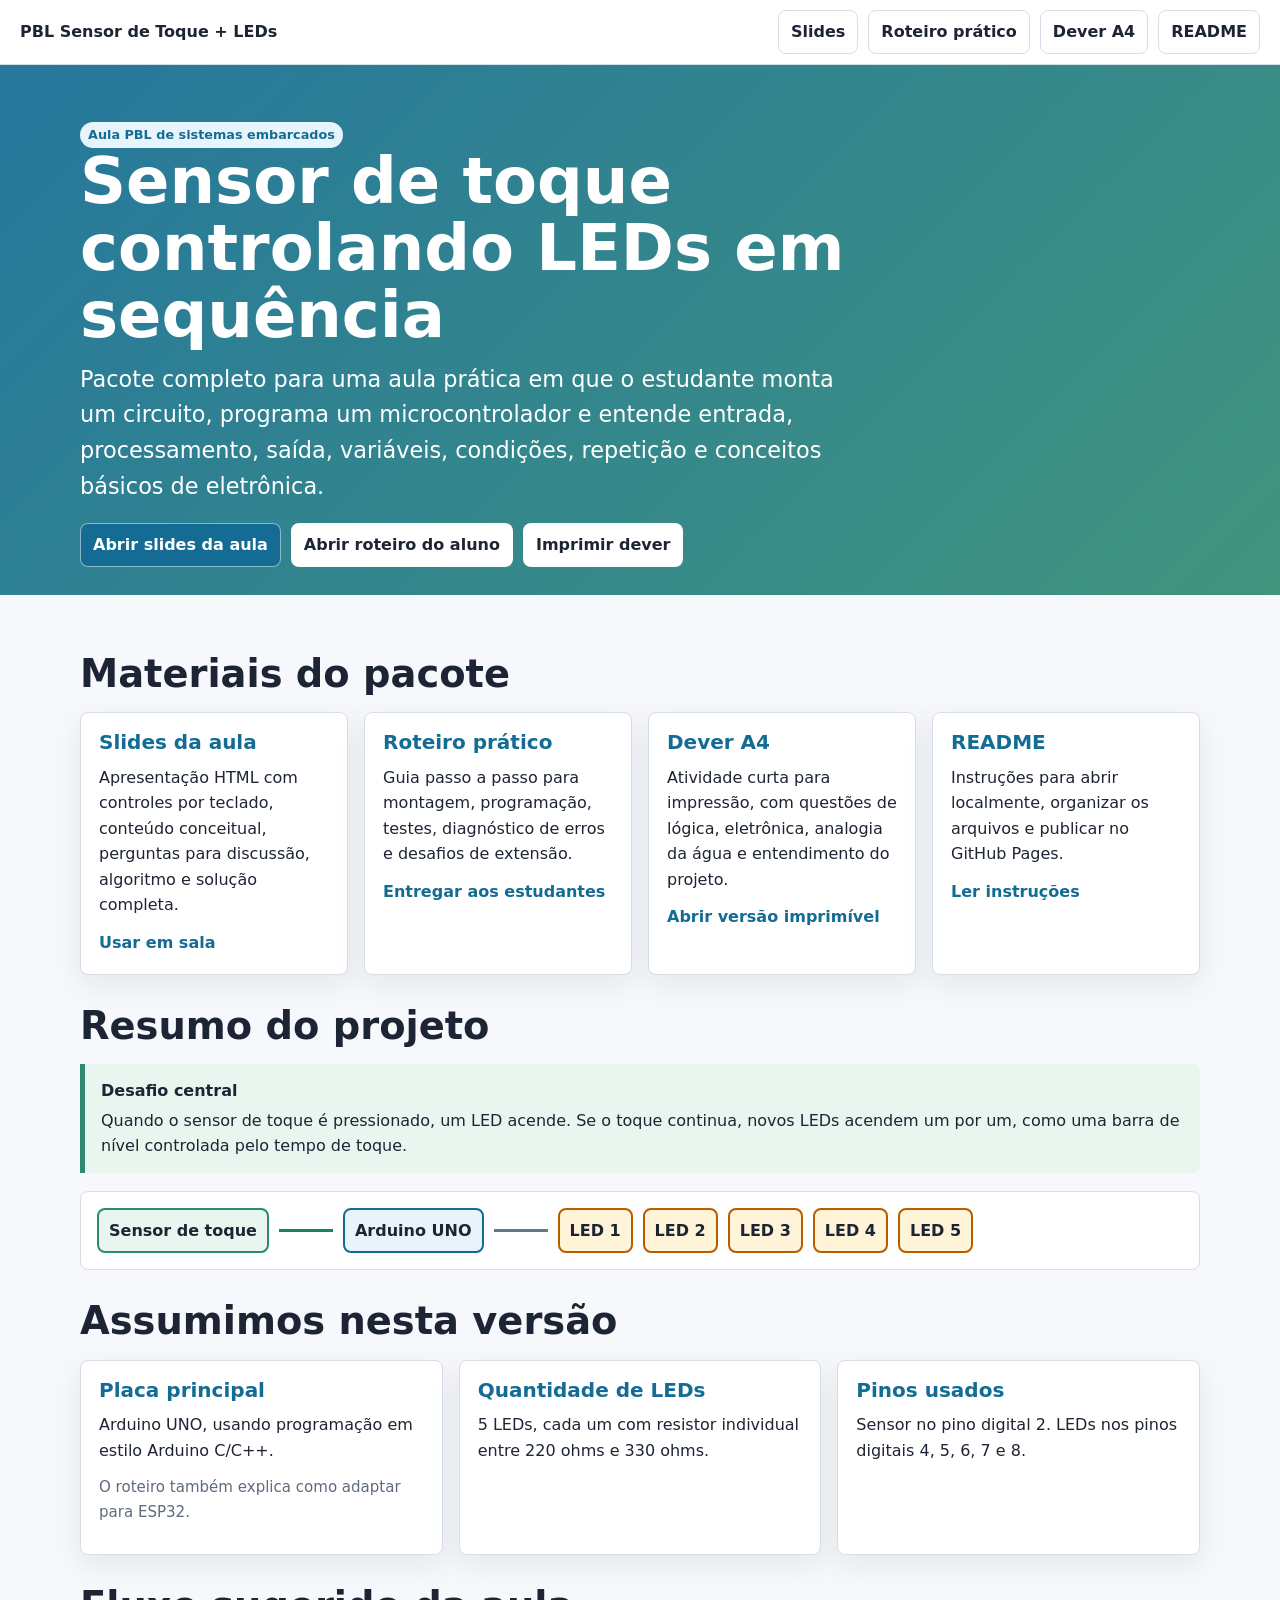
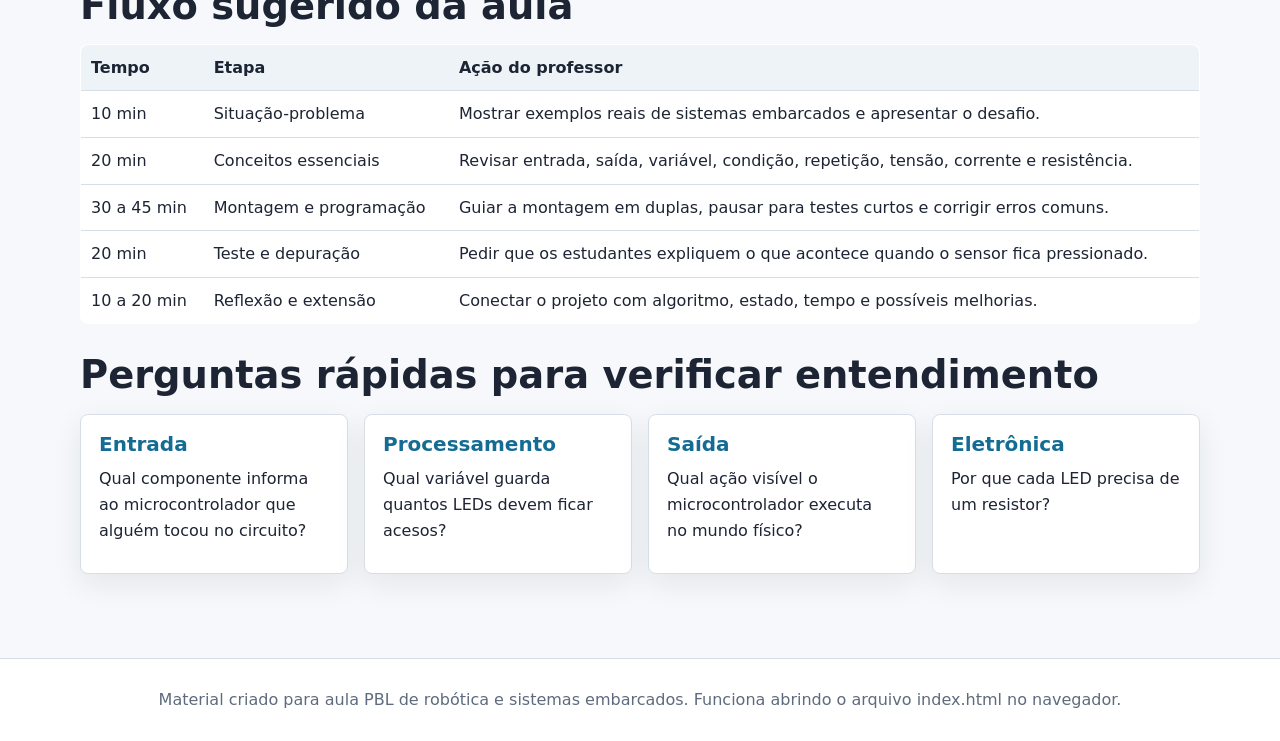
<file: index.html>
<!doctype html>
<html lang="pt-BR">
<head>
  <meta charset="utf-8">
  <meta name="viewport" content="width=device-width, initial-scale=1">
  <title>PBL Sensor de Toque e LEDs Sequenciais</title>
  <link rel="stylesheet" href="css/styles.css">
</head>
<body>
  <header class="topbar">
    <a class="brand" href="index.html">PBL Sensor de Toque + LEDs</a>
    <nav class="navlinks" aria-label="Navegação principal">
      <a href="aula-slides.html">Slides</a>
      <a href="roteiro-pratico.html">Roteiro prático</a>
      <a href="dever-a4.html">Dever A4</a>
      <a href="README.md">README</a>
    </nav>
  </header>

  <main>
    <section class="hero">
      <div class="hero-inner">
        <span class="badge">Aula PBL de sistemas embarcados</span>
        <h1>Sensor de toque controlando LEDs em sequência</h1>
        <p>Pacote completo para uma aula prática em que o estudante monta um circuito, programa um microcontrolador e entende entrada, processamento, saída, variáveis, condições, repetição e conceitos básicos de eletrônica.</p>
        <div class="hero-actions">
          <a class="button primary" href="aula-slides.html">Abrir slides da aula</a>
          <a class="button" href="roteiro-pratico.html">Abrir roteiro do aluno</a>
          <a class="button" href="dever-a4.html">Imprimir dever</a>
        </div>
      </div>
    </section>

    <div class="container">
      <section class="section">
        <h2>Materiais do pacote</h2>
        <div class="grid">
          <article class="card">
            <h3>Slides da aula</h3>
            <p>Apresentação HTML com controles por teclado, conteúdo conceitual, perguntas para discussão, algoritmo e solução completa.</p>
            <a href="aula-slides.html">Usar em sala</a>
          </article>
          <article class="card">
            <h3>Roteiro prático</h3>
            <p>Guia passo a passo para montagem, programação, testes, diagnóstico de erros e desafios de extensão.</p>
            <a href="roteiro-pratico.html">Entregar aos estudantes</a>
          </article>
          <article class="card">
            <h3>Dever A4</h3>
            <p>Atividade curta para impressão, com questões de lógica, eletrônica, analogia da água e entendimento do projeto.</p>
            <a href="dever-a4.html">Abrir versão imprimível</a>
          </article>
          <article class="card">
            <h3>README</h3>
            <p>Instruções para abrir localmente, organizar os arquivos e publicar no GitHub Pages.</p>
            <a href="README.md">Ler instruções</a>
          </article>
        </div>
      </section>

      <section class="section">
        <h2>Resumo do projeto</h2>
        <div class="callout key">
          <strong>Desafio central</strong>
          Quando o sensor de toque é pressionado, um LED acende. Se o toque continua, novos LEDs acendem um por um, como uma barra de nível controlada pelo tempo de toque.
        </div>
        <div class="diagram" aria-label="Resumo visual do sistema">
          <div class="circuit-row">
            <span class="block sensor">Sensor de toque</span>
            <span class="wire green"></span>
            <span class="block">Arduino UNO</span>
            <span class="wire"></span>
            <span class="block led">LED 1</span>
            <span class="block led">LED 2</span>
            <span class="block led">LED 3</span>
            <span class="block led">LED 4</span>
            <span class="block led">LED 5</span>
          </div>
        </div>
      </section>

      <section class="section">
        <h2>Assumimos nesta versão</h2>
        <div class="grid">
          <div class="card">
            <h3>Placa principal</h3>
            <p>Arduino UNO, usando programação em estilo Arduino C/C++.</p>
            <p class="mini">O roteiro também explica como adaptar para ESP32.</p>
          </div>
          <div class="card">
            <h3>Quantidade de LEDs</h3>
            <p>5 LEDs, cada um com resistor individual entre 220 ohms e 330 ohms.</p>
          </div>
          <div class="card">
            <h3>Pinos usados</h3>
            <p>Sensor no pino digital 2. LEDs nos pinos digitais 4, 5, 6, 7 e 8.</p>
          </div>
        </div>
      </section>

      <section class="section">
        <h2>Fluxo sugerido da aula</h2>
        <table>
          <thead>
            <tr>
              <th>Tempo</th>
              <th>Etapa</th>
              <th>Ação do professor</th>
            </tr>
          </thead>
          <tbody>
            <tr>
              <td>10 min</td>
              <td>Situação-problema</td>
              <td>Mostrar exemplos reais de sistemas embarcados e apresentar o desafio.</td>
            </tr>
            <tr>
              <td>20 min</td>
              <td>Conceitos essenciais</td>
              <td>Revisar entrada, saída, variável, condição, repetição, tensão, corrente e resistência.</td>
            </tr>
            <tr>
              <td>30 a 45 min</td>
              <td>Montagem e programação</td>
              <td>Guiar a montagem em duplas, pausar para testes curtos e corrigir erros comuns.</td>
            </tr>
            <tr>
              <td>20 min</td>
              <td>Teste e depuração</td>
              <td>Pedir que os estudantes expliquem o que acontece quando o sensor fica pressionado.</td>
            </tr>
            <tr>
              <td>10 a 20 min</td>
              <td>Reflexão e extensão</td>
              <td>Conectar o projeto com algoritmo, estado, tempo e possíveis melhorias.</td>
            </tr>
          </tbody>
        </table>
      </section>

      <section class="section">
        <h2>Perguntas rápidas para verificar entendimento</h2>
        <div class="grid">
          <div class="card">
            <h3>Entrada</h3>
            <p>Qual componente informa ao microcontrolador que alguém tocou no circuito?</p>
          </div>
          <div class="card">
            <h3>Processamento</h3>
            <p>Qual variável guarda quantos LEDs devem ficar acesos?</p>
          </div>
          <div class="card">
            <h3>Saída</h3>
            <p>Qual ação visível o microcontrolador executa no mundo físico?</p>
          </div>
          <div class="card">
            <h3>Eletrônica</h3>
            <p>Por que cada LED precisa de um resistor?</p>
          </div>
        </div>
      </section>
    </div>
  </main>

  <footer class="footer">
    Material criado para aula PBL de robótica e sistemas embarcados. Funciona abrindo o arquivo index.html no navegador.
  </footer>

  <script src="js/main.js"></script>
</body>
</html>
</file>
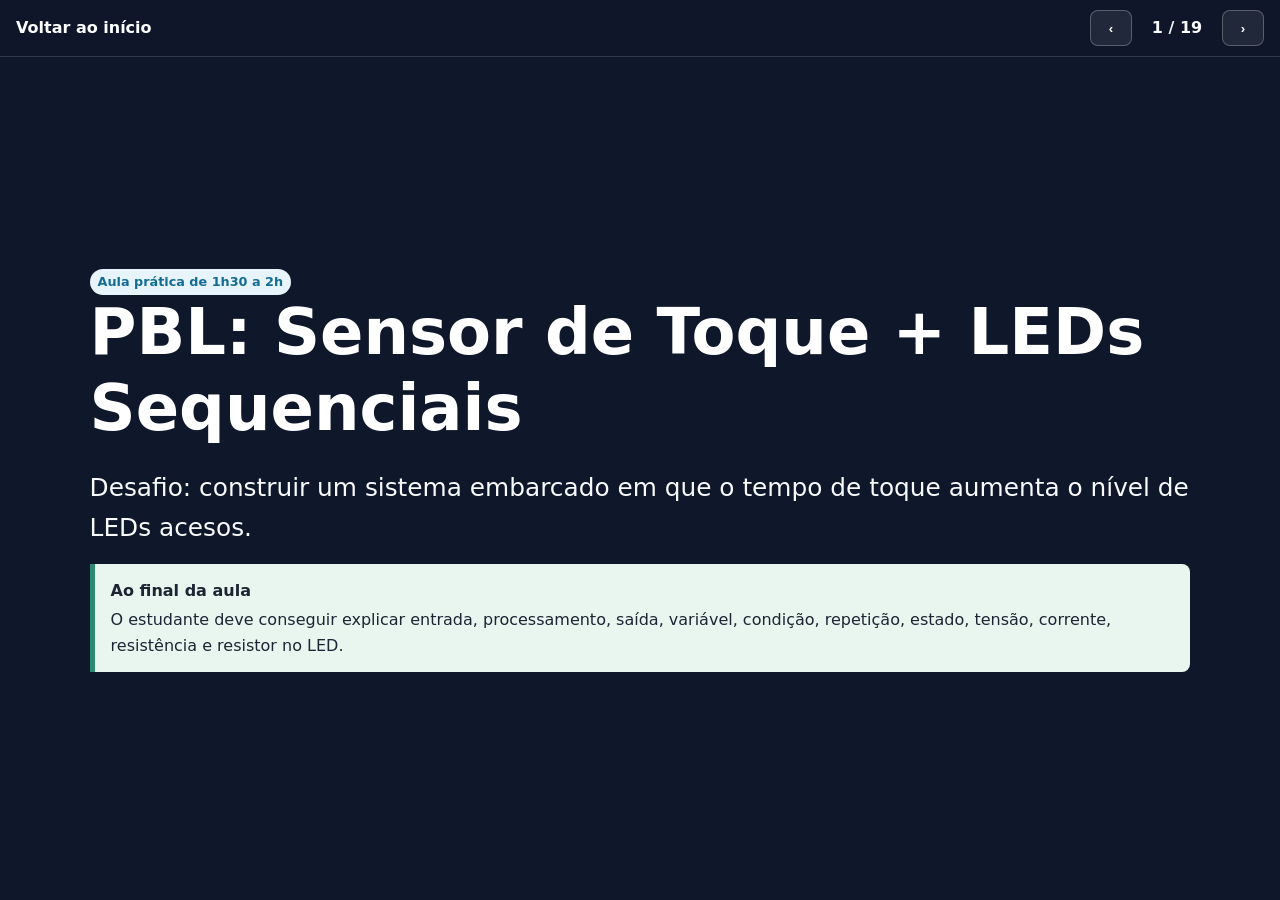
<file: aula-slides.html>
<!doctype html>
<html lang="pt-BR">
<head>
  <meta charset="utf-8">
  <meta name="viewport" content="width=device-width, initial-scale=1">
  <title>Aula PBL - Slides</title>
  <link rel="stylesheet" href="css/styles.css">
</head>
<body class="slide-shell">
  <header class="slide-topbar">
    <a href="index.html">Voltar ao início</a>
    <div class="slide-controls" aria-label="Controles dos slides">
      <button type="button" data-slide-prev aria-label="Slide anterior">‹</button>
      <span class="slide-counter" data-slide-counter>1 / 1</span>
      <button type="button" data-slide-next aria-label="Próximo slide">›</button>
    </div>
  </header>

  <main class="slides">
    <section class="slide active" data-title="PBL Sensor de Toque + LEDs Sequenciais">
      <div>
        <span class="badge">Aula prática de 1h30 a 2h</span>
        <h1>PBL: Sensor de Toque + LEDs Sequenciais</h1>
        <p>Desafio: construir um sistema embarcado em que o tempo de toque aumenta o nível de LEDs acesos.</p>
        <div class="callout key">
          <strong>Ao final da aula</strong>
          O estudante deve conseguir explicar entrada, processamento, saída, variável, condição, repetição, estado, tensão, corrente, resistência e resistor no LED.
        </div>
      </div>
    </section>

    <section class="slide" data-title="Situação-problema">
      <div>
        <h2>Situação-problema</h2>
        <p>Um sistema embarcado é um pequeno computador dentro de um objeto maior. Ele lê sinais, toma decisões e controla alguma saída.</p>
        <div class="slide-grid">
          <div class="slide-card">Botão de elevador</div>
          <div class="slide-card">Micro-ondas</div>
          <div class="slide-card">Teclado</div>
          <div class="slide-card">Painel de alarme</div>
          <div class="slide-card">Lâmpada inteligente</div>
        </div>
        <div class="callout test">
          <strong>Pausa para discussão</strong>
          Onde há entrada, processamento e saída em cada exemplo?
        </div>
      </div>
    </section>

    <section class="slide" data-title="Desafio do projeto">
      <div>
        <h2>Desafio do projeto</h2>
        <ul>
          <li>Ao tocar no sensor, o primeiro LED acende.</li>
          <li>Se o toque continua, os LEDs acendem em sequência.</li>
          <li>Os LEDs funcionam como uma barra de nível.</li>
          <li>Ao soltar o sensor, nesta versão, o nível volta para zero.</li>
        </ul>
        <div class="diagram">
          <div class="circuit-row">
            <span class="block sensor">Toque</span>
            <span class="wire green"></span>
            <span class="block">Decisão</span>
            <span class="wire"></span>
            <span class="block led">●</span>
            <span class="block led">●</span>
            <span class="block led">●</span>
            <span class="block led">○</span>
            <span class="block led">○</span>
          </div>
        </div>
      </div>
    </section>

    <section class="slide" data-title="Componentes">
      <div>
        <h2>Componentes</h2>
        <div class="slide-grid small-text">
          <div class="slide-card"><h3>Microcontrolador</h3><p>Pequeno computador que executa o programa.</p></div>
          <div class="slide-card"><h3>Sensor de toque</h3><p>Entrada digital que muda de sinal quando tocamos.</p></div>
          <div class="slide-card"><h3>LED</h3><p>Componente que emite luz quando passa corrente no sentido correto.</p></div>
          <div class="slide-card"><h3>Resistor</h3><p>Componente que limita a corrente para proteger o LED.</p></div>
          <div class="slide-card"><h3>Jumpers</h3><p>Fios usados para fazer conexões.</p></div>
          <div class="slide-card"><h3>Protoboard</h3><p>Base para montar circuito sem solda.</p></div>
          <div class="slide-card"><h3>Cabo USB</h3><p>Leva energia e envia o programa para a placa.</p></div>
          <div class="slide-card"><h3>IDE Arduino</h3><p>Programa no computador usado para escrever e enviar o código.</p></div>
        </div>
      </div>
    </section>

    <section class="slide" data-title="Eletrônica básica">
      <div>
        <h2>Eletrônica básica</h2>
        <div class="slide-grid">
          <div class="slide-card"><h3>Tensão</h3><p>Diferença de potencial elétrico. Ajuda a empurrar a corrente.</p></div>
          <div class="slide-card"><h3>Corrente</h3><p>Fluxo de cargas elétricas passando pelo circuito.</p></div>
          <div class="slide-card"><h3>Resistência</h3><p>Dificuldade para a corrente passar.</p></div>
        </div>
        <div class="callout warn">
          <strong>Atenção</strong>
          O LED precisa de resistor. Sem resistor, a corrente pode ficar alta demais e queimar o LED ou danificar a placa.
        </div>
        <p class="small-text">VCC é alimentação. GND é a referência comum do circuito. Sinal é a informação que entra ou sai por um pino.</p>
      </div>
    </section>

    <section class="slide" data-title="Analogia da água">
      <div>
        <h2>Analogia da água</h2>
        <div class="slide-grid">
          <div class="slide-card"><h3>Tensão</h3><p>Como a pressão da água.</p></div>
          <div class="slide-card"><h3>Corrente</h3><p>Como a quantidade de água fluindo.</p></div>
          <div class="slide-card"><h3>Resistência</h3><p>Como um cano mais estreito.</p></div>
          <div class="slide-card"><h3>Resistor</h3><p>Limita o fluxo para o LED não receber corrente demais.</p></div>
        </div>
        <div class="callout key">
          <strong>Conceito-chave</strong>
          O resistor não é enfeite. Ele controla o quanto de corrente passa pelo LED.
        </div>
      </div>
    </section>

    <section class="slide" data-title="Programação básica">
      <div>
        <h2>Programação básica</h2>
        <p>Um programa é uma receita com instruções exatas. O computador não adivinha intenção: ele segue o que foi escrito.</p>
        <div class="slide-grid">
          <div class="slide-card"><h3>Entrada</h3><p>Informação que entra: sensor de toque.</p></div>
          <div class="slide-card"><h3>Processamento</h3><p>Decisão feita pelo código: aumentar ou zerar o nível.</p></div>
          <div class="slide-card"><h3>Saída</h3><p>Ação no mundo físico: acender LEDs.</p></div>
        </div>
        <p class="small-text">No Arduino, a função <code>loop()</code> repete para sempre enquanto a placa está ligada.</p>
      </div>
    </section>

    <section class="slide" data-title="Variáveis">
      <div>
        <h2>Variáveis</h2>
        <p>Uma variável é como uma caixa com etiqueta. Ela guarda um valor que o programa usa.</p>
        <pre><code>int nivelAtual = 0;
int estadoSensor = LOW;
unsigned long ultimoTempo = 0;</code></pre>
        <div class="callout key">
          <strong>Exemplo no projeto</strong>
          <code>nivelAtual</code> guarda quantos LEDs devem estar acesos neste momento.
        </div>
      </div>
    </section>

    <section class="slide" data-title="Condições">
      <div>
        <h2>Condições</h2>
        <p><code>if</code> significa “se”. <code>else</code> significa “senão”. É uma decisão.</p>
        <pre><code>if (estadoSensor == HIGH) {
  // sensor pressionado
} else {
  // sensor solto
}</code></pre>
        <div class="callout warn">
          <strong>Erro comum</strong>
          O computador não entende “mais ou menos”. A comparação precisa resultar em verdadeiro ou falso.
        </div>
      </div>
    </section>

    <section class="slide" data-title="Repetição">
      <div>
        <h2>Repetição</h2>
        <div class="slide-grid">
          <div class="slide-card">
            <h3>for</h3>
            <p>Usamos quando sabemos quantas vezes queremos repetir.</p>
            <pre><code>for (int i = 0; i < 5; i++) {
  // repete 5 vezes
}</code></pre>
          </div>
          <div class="slide-card">
            <h3>while</h3>
            <p>Usamos quando queremos repetir enquanto algo for verdadeiro.</p>
            <pre><code>while (sensorPressionado) {
  // repete enquanto for verdade
}</code></pre>
          </div>
        </div>
      </div>
    </section>

    <section class="slide" data-title="Entrada e saída digital">
      <div>
        <h2>Entrada e saída digital</h2>
        <div class="slide-grid">
          <div class="slide-card"><h3><code>digitalRead</code></h3><p>Lê um pino digital. Resultado: <code>HIGH</code> ou <code>LOW</code>.</p></div>
          <div class="slide-card"><h3><code>digitalWrite</code></h3><p>Escreve em um pino digital. Liga ou desliga uma saída.</p></div>
          <div class="slide-card"><h3><code>HIGH</code></h3><p>Nível alto. Em geral, ligado ou com sinal.</p></div>
          <div class="slide-card"><h3><code>LOW</code></h3><p>Nível baixo. Em geral, desligado ou sem sinal.</p></div>
        </div>
        <p class="small-text">Sensor é entrada. LED é saída.</p>
      </div>
    </section>

    <section class="slide" data-title="Montagem do circuito">
      <div>
        <h2>Montagem do circuito</h2>
        <table class="small-text">
          <thead>
            <tr><th>Componente</th><th>Pino</th><th>Observação</th></tr>
          </thead>
          <tbody>
            <tr><td>VCC do sensor</td><td>5V</td><td>No ESP32, use 3V3 se o sensor aceitar.</td></tr>
            <tr><td>GND do sensor</td><td>GND</td><td>Todos os GNDs precisam estar juntos.</td></tr>
            <tr><td>OUT do sensor</td><td>Digital 2</td><td>Entrada do sistema.</td></tr>
            <tr><td>LEDs</td><td>4, 5, 6, 7, 8</td><td>Cada LED deve ter resistor.</td></tr>
          </tbody>
        </table>
        <div class="callout danger">
          <strong>Atenção</strong>
          Não ligue LED direto no pino sem resistor.
        </div>
      </div>
    </section>

    <section class="slide" data-title="Estratégia de programação">
      <div>
        <h2>Estratégia de programação</h2>
        <ol>
          <li>Ler o sensor de toque.</li>
          <li>Se estiver pressionado, esperar um intervalo de tempo.</li>
          <li>Aumentar o nível de LEDs acesos.</li>
          <li>Atualizar todos os LEDs com um <code>for</code>.</li>
          <li>Se soltar, zerar o nível.</li>
        </ol>
        <div class="callout key">
          <strong>Estado</strong>
          O valor de <code>nivelAtual</code> representa a memória momentânea do sistema.
        </div>
      </div>
    </section>

    <section class="slide" data-title="Código completo">
      <div>
        <h2>Código completo</h2>
        <pre><code>const int pinoSensor = 2;
const int pinosLeds[] = {4, 5, 6, 7, 8};
const int quantidadeLeds = 5;

int nivelAtual = 0;
unsigned long ultimoAvanco = 0;
const unsigned long intervaloAvanco = 600;

void setup() {
  pinMode(pinoSensor, INPUT);

  for (int i = 0; i < quantidadeLeds; i++) {
    pinMode(pinosLeds[i], OUTPUT);
    digitalWrite(pinosLeds[i], LOW);
  }
}

void loop() {
  int estadoSensor = digitalRead(pinoSensor);

  if (estadoSensor == HIGH) {
    unsigned long agora = millis();

    if (agora - ultimoAvanco >= intervaloAvanco) {
      ultimoAvanco = agora;

      if (nivelAtual < quantidadeLeds) {
        nivelAtual++;
      }
    }
  } else {
    nivelAtual = 0;
    ultimoAvanco = millis();
  }

  for (int i = 0; i < quantidadeLeds; i++) {
    if (i < nivelAtual) {
      digitalWrite(pinosLeds[i], HIGH);
    } else {
      digitalWrite(pinosLeds[i], LOW);
    }
  }
}</code></pre>
      </div>
    </section>

    <section class="slide" data-title="Leitura do código">
      <div>
        <h2>Leitura do código</h2>
        <div class="slide-grid small-text">
          <div class="slide-card"><h3><code>const int</code></h3><p>Guarda pinos e valores que não mudam durante o programa.</p></div>
          <div class="slide-card"><h3>Vetor</h3><p><code>pinosLeds[]</code> é uma lista de pinos dos LEDs.</p></div>
          <div class="slide-card"><h3><code>setup()</code></h3><p>Configura entradas e saídas uma vez.</p></div>
          <div class="slide-card"><h3><code>loop()</code></h3><p>Repete a leitura, decisão e atualização.</p></div>
          <div class="slide-card"><h3><code>millis()</code></h3><p>Conta o tempo sem travar o programa com uma pausa longa.</p></div>
          <div class="slide-card"><h3><code>for</code></h3><p>Percorre todos os LEDs e decide quais ficam acesos.</p></div>
        </div>
      </div>
    </section>

    <section class="slide" data-title="Testes">
      <div>
        <h2>Testes</h2>
        <ul>
          <li>Sem tocar: todos os LEDs devem ficar apagados.</li>
          <li>Toque curto: apenas um LED pode acender rapidamente.</li>
          <li>Toque longo: os LEDs acendem um por um.</li>
          <li>Toque muito longo: todos os LEDs ficam acesos.</li>
          <li>Ao soltar: todos apagam.</li>
        </ul>
        <div class="callout test">
          <strong>Teste rápido</strong>
          Peça que um estudante explique o que mudou em <code>nivelAtual</code> durante o toque.
        </div>
      </div>
    </section>

    <section class="slide" data-title="Depuração">
      <div>
        <h2>Depuração: erros comuns</h2>
        <div class="slide-grid small-text">
          <div class="slide-card">LED invertido: perna longa e perna curta foram trocadas.</div>
          <div class="slide-card">Resistor ausente: o LED não está protegido.</div>
          <div class="slide-card">GND errado: sensor e LEDs não compartilham referência.</div>
          <div class="slide-card">Pino errado: circuito e código não batem.</div>
          <div class="slide-card">Sensor alimentado incorretamente: VCC e GND foram trocados.</div>
          <div class="slide-card">Sensor com lógica invertida: alguns módulos enviam LOW quando são tocados.</div>
          <div class="slide-card">Placa ou porta errada na IDE Arduino.</div>
          <div class="slide-card">Ponto e vírgula esquecido no código.</div>
          <div class="slide-card">Confusão entre intenção humana e instrução exata.</div>
        </div>
      </div>
    </section>

    <section class="slide" data-title="Reflexão">
      <div>
        <h2>Reflexão</h2>
        <ul>
          <li>Qual foi a entrada do sistema?</li>
          <li>Qual foi o processamento?</li>
          <li>Qual foi a saída?</li>
          <li>Qual variável controlou o nível?</li>
          <li>Por que usamos repetição?</li>
          <li>O que aconteceria se tirássemos os resistores?</li>
        </ul>
      </div>
    </section>

    <section class="slide" data-title="Fechamento">
      <div>
        <h2>Fechamento</h2>
        <p>Hoje conectamos lógica de programação com eletrônica real.</p>
        <div class="slide-grid">
          <div class="slide-card">Variáveis guardam estado.</div>
          <div class="slide-card">Condições tomam decisões.</div>
          <div class="slide-card">Laços repetem ações.</div>
          <div class="slide-card">Resistores protegem LEDs.</div>
        </div>
        <div class="callout key">
          <strong>Desafios de extensão</strong>
          Mudar a velocidade, adicionar LEDs, apagar um por um ao soltar, adicionar buzzer ou mostrar o nível no Monitor Serial.
        </div>
        <p class="small-text">Lembrete: entregar o dever A4 na próxima aula.</p>
      </div>
    </section>
  </main>

  <script src="js/main.js"></script>
</body>
</html>
</file>
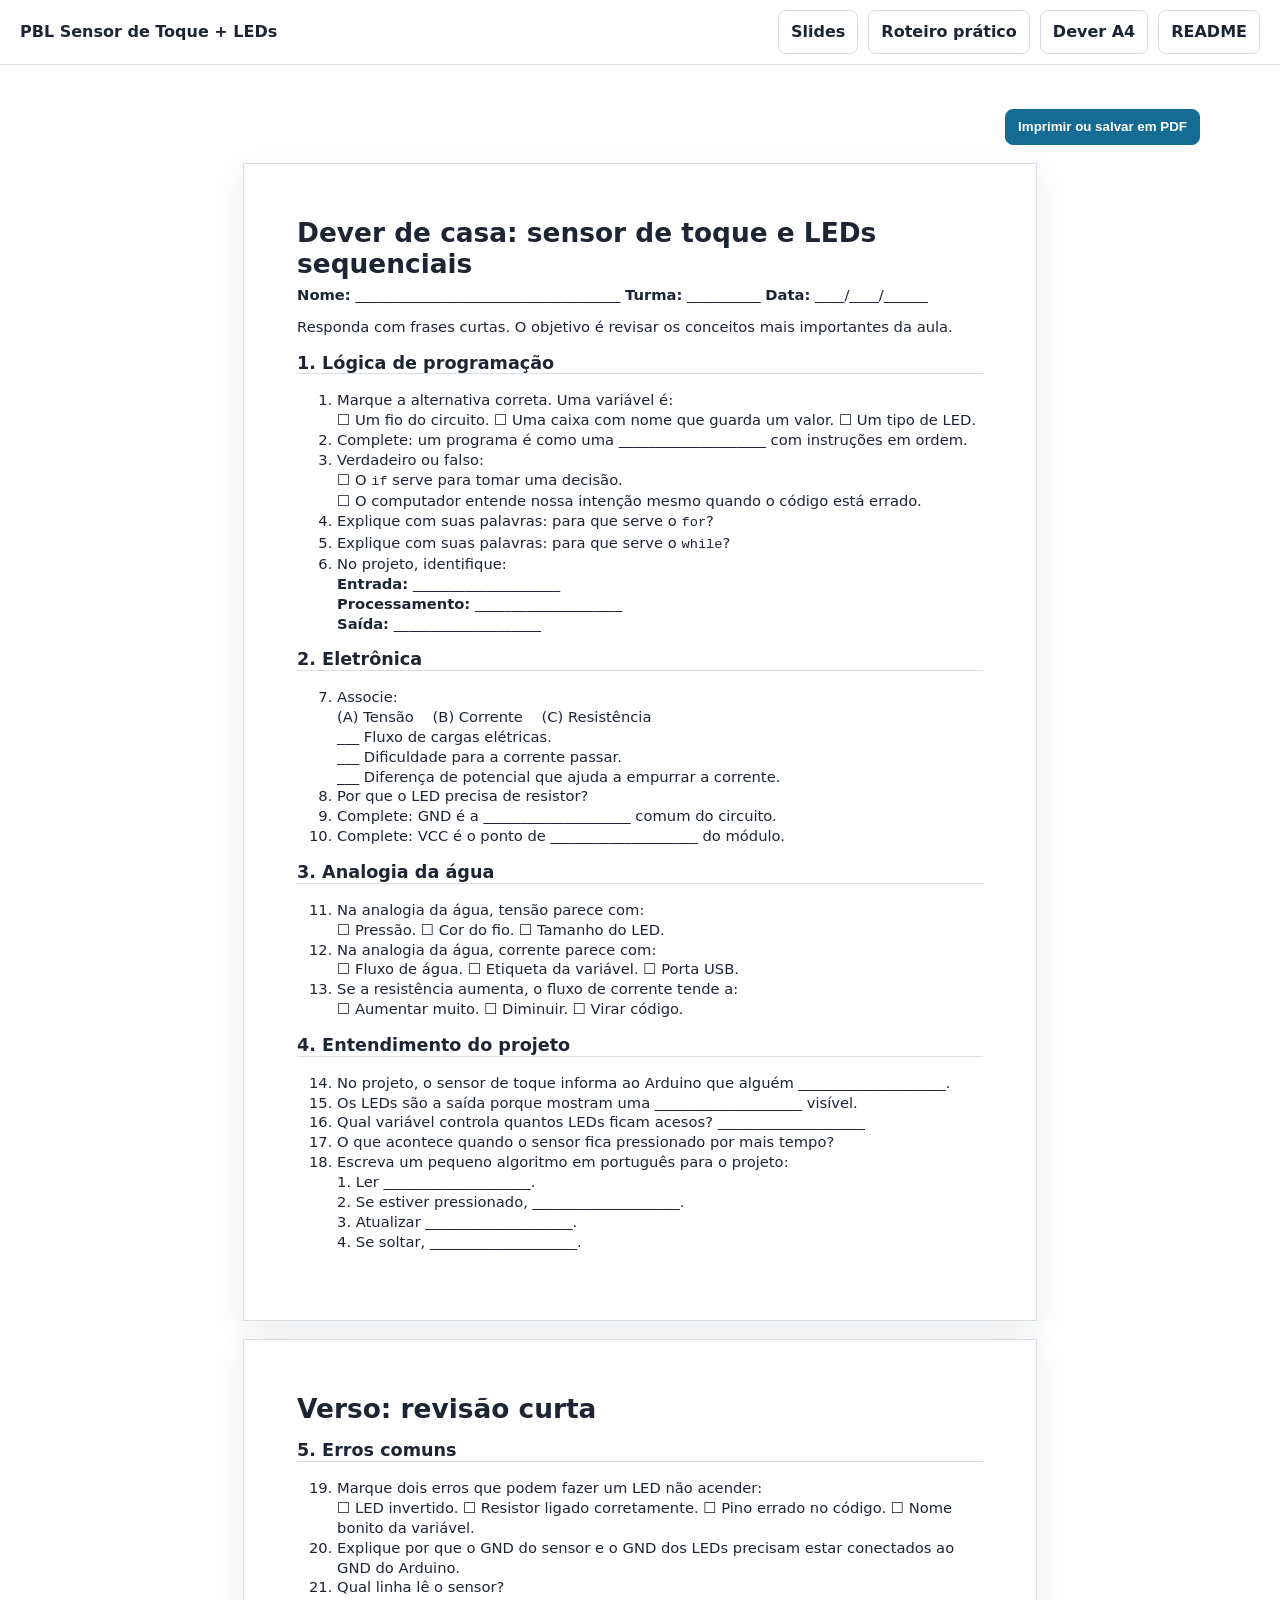
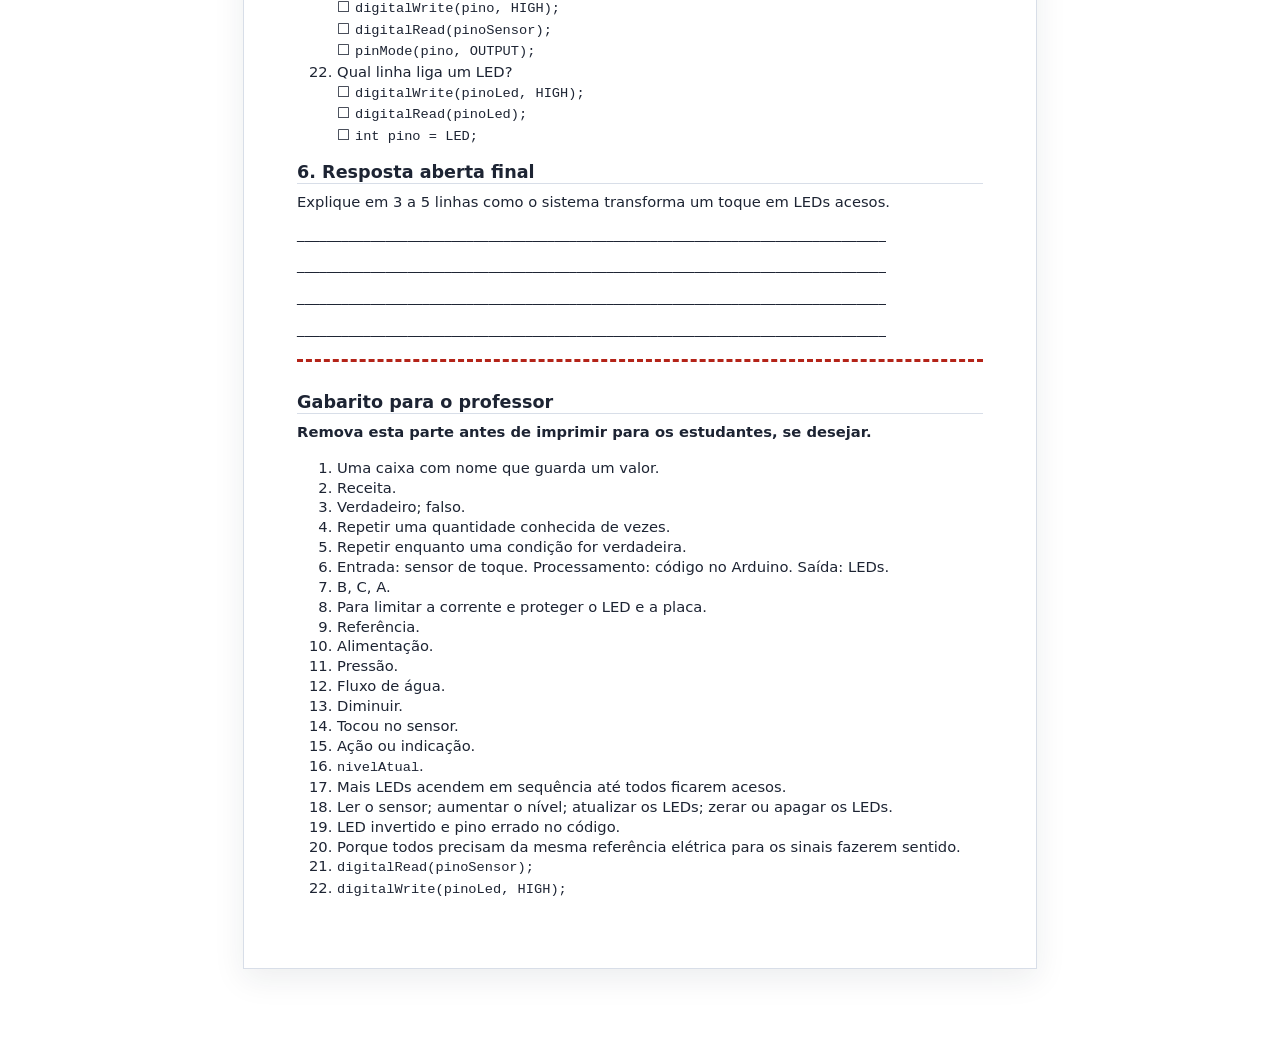
<file: dever-a4.html>
<!doctype html>
<html lang="pt-BR">
<head>
  <meta charset="utf-8">
  <meta name="viewport" content="width=device-width, initial-scale=1">
  <title>Dever A4 - Sensor de Toque e LEDs</title>
  <link rel="stylesheet" href="css/styles.css">
</head>
<body class="homework-page">
  <header class="topbar">
    <a class="brand" href="index.html">PBL Sensor de Toque + LEDs</a>
    <nav class="navlinks" aria-label="Navegação principal">
      <a href="aula-slides.html">Slides</a>
      <a href="roteiro-pratico.html">Roteiro prático</a>
      <a href="dever-a4.html">Dever A4</a>
      <a href="README.md">README</a>
    </nav>
  </header>

  <main class="container">
    <div class="print-actions">
      <button class="button primary" type="button" data-print>Imprimir ou salvar em PDF</button>
    </div>

    <section class="a4">
      <h1>Dever de casa: sensor de toque e LEDs sequenciais</h1>
      <p><strong>Nome:</strong> ____________________________________ <strong>Turma:</strong> __________ <strong>Data:</strong> ____/____/______</p>
      <p>Responda com frases curtas. O objetivo é revisar os conceitos mais importantes da aula.</p>

      <h2>1. Lógica de programação</h2>
      <ol>
        <li>Marque a alternativa correta. Uma variável é:
          <br>☐ Um fio do circuito. ☐ Uma caixa com nome que guarda um valor. ☐ Um tipo de LED.
        </li>
        <li>Complete: um programa é como uma ____________________ com instruções em ordem.</li>
        <li>Verdadeiro ou falso:
          <br>☐ O <code>if</code> serve para tomar uma decisão.
          <br>☐ O computador entende nossa intenção mesmo quando o código está errado.
        </li>
        <li>Explique com suas palavras: para que serve o <code>for</code>?</li>
        <li>Explique com suas palavras: para que serve o <code>while</code>?</li>
        <li>No projeto, identifique:
          <br><strong>Entrada:</strong> ____________________
          <br><strong>Processamento:</strong> ____________________
          <br><strong>Saída:</strong> ____________________
        </li>
      </ol>

      <h2>2. Eletrônica</h2>
      <ol start="7">
        <li>Associe:
          <br>(A) Tensão &nbsp;&nbsp; (B) Corrente &nbsp;&nbsp; (C) Resistência
          <br>___ Fluxo de cargas elétricas.
          <br>___ Dificuldade para a corrente passar.
          <br>___ Diferença de potencial que ajuda a empurrar a corrente.
        </li>
        <li>Por que o LED precisa de resistor?</li>
        <li>Complete: GND é a ____________________ comum do circuito.</li>
        <li>Complete: VCC é o ponto de ____________________ do módulo.</li>
      </ol>

      <h2>3. Analogia da água</h2>
      <ol start="11">
        <li>Na analogia da água, tensão parece com:
          <br>☐ Pressão. ☐ Cor do fio. ☐ Tamanho do LED.
        </li>
        <li>Na analogia da água, corrente parece com:
          <br>☐ Fluxo de água. ☐ Etiqueta da variável. ☐ Porta USB.
        </li>
        <li>Se a resistência aumenta, o fluxo de corrente tende a:
          <br>☐ Aumentar muito. ☐ Diminuir. ☐ Virar código.
        </li>
      </ol>

      <h2>4. Entendimento do projeto</h2>
      <ol start="14">
        <li>No projeto, o sensor de toque informa ao Arduino que alguém ____________________.</li>
        <li>Os LEDs são a saída porque mostram uma ____________________ visível.</li>
        <li>Qual variável controla quantos LEDs ficam acesos? ____________________</li>
        <li>O que acontece quando o sensor fica pressionado por mais tempo?</li>
        <li>Escreva um pequeno algoritmo em português para o projeto:
          <br>1. Ler ____________________.
          <br>2. Se estiver pressionado, ____________________.
          <br>3. Atualizar ____________________.
          <br>4. Se soltar, ____________________.
        </li>
      </ol>
    </section>

    <section class="a4">
      <h1>Verso: revisão curta</h1>
      <h2>5. Erros comuns</h2>
      <ol start="19">
        <li>Marque dois erros que podem fazer um LED não acender:
          <br>☐ LED invertido. ☐ Resistor ligado corretamente. ☐ Pino errado no código. ☐ Nome bonito da variável.
        </li>
        <li>Explique por que o GND do sensor e o GND dos LEDs precisam estar conectados ao GND do Arduino.</li>
        <li>Qual linha lê o sensor?
          <br>☐ <code>digitalWrite(pino, HIGH);</code>
          <br>☐ <code>digitalRead(pinoSensor);</code>
          <br>☐ <code>pinMode(pino, OUTPUT);</code>
        </li>
        <li>Qual linha liga um LED?
          <br>☐ <code>digitalWrite(pinoLed, HIGH);</code>
          <br>☐ <code>digitalRead(pinoLed);</code>
          <br>☐ <code>int pino = LED;</code>
        </li>
      </ol>

      <h2>6. Resposta aberta final</h2>
      <p>Explique em 3 a 5 linhas como o sistema transforma um toque em LEDs acesos.</p>
      <p>________________________________________________________________________________</p>
      <p>________________________________________________________________________________</p>
      <p>________________________________________________________________________________</p>
      <p>________________________________________________________________________________</p>

      <div class="answer-key">
        <h2>Gabarito para o professor</h2>
        <p><strong>Remova esta parte antes de imprimir para os estudantes, se desejar.</strong></p>
        <ol>
          <li>Uma caixa com nome que guarda um valor.</li>
          <li>Receita.</li>
          <li>Verdadeiro; falso.</li>
          <li>Repetir uma quantidade conhecida de vezes.</li>
          <li>Repetir enquanto uma condição for verdadeira.</li>
          <li>Entrada: sensor de toque. Processamento: código no Arduino. Saída: LEDs.</li>
          <li>B, C, A.</li>
          <li>Para limitar a corrente e proteger o LED e a placa.</li>
          <li>Referência.</li>
          <li>Alimentação.</li>
          <li>Pressão.</li>
          <li>Fluxo de água.</li>
          <li>Diminuir.</li>
          <li>Tocou no sensor.</li>
          <li>Ação ou indicação.</li>
          <li><code>nivelAtual</code>.</li>
          <li>Mais LEDs acendem em sequência até todos ficarem acesos.</li>
          <li>Ler o sensor; aumentar o nível; atualizar os LEDs; zerar ou apagar os LEDs.</li>
          <li>LED invertido e pino errado no código.</li>
          <li>Porque todos precisam da mesma referência elétrica para os sinais fazerem sentido.</li>
          <li><code>digitalRead(pinoSensor);</code></li>
          <li><code>digitalWrite(pinoLed, HIGH);</code></li>
        </ol>
      </div>
    </section>
  </main>

  <script src="js/main.js"></script>
</body>
</html>
</file>
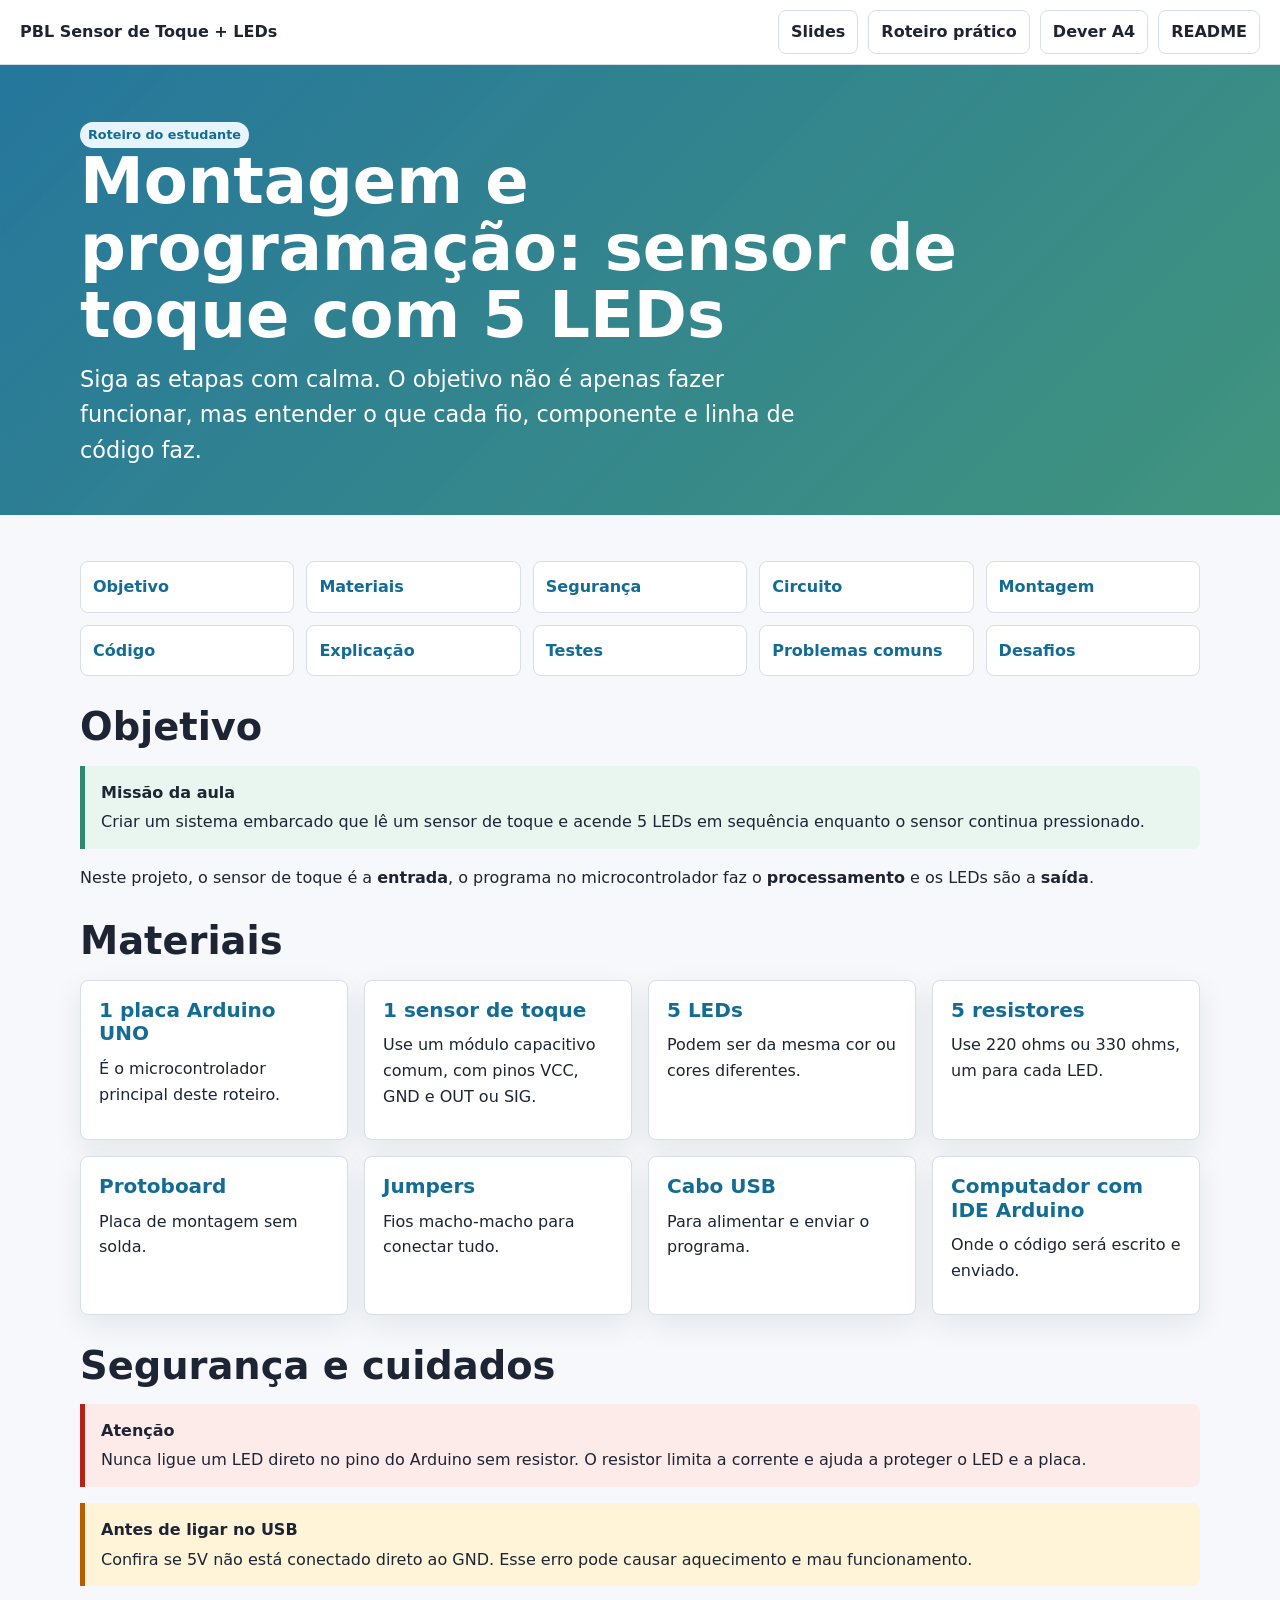
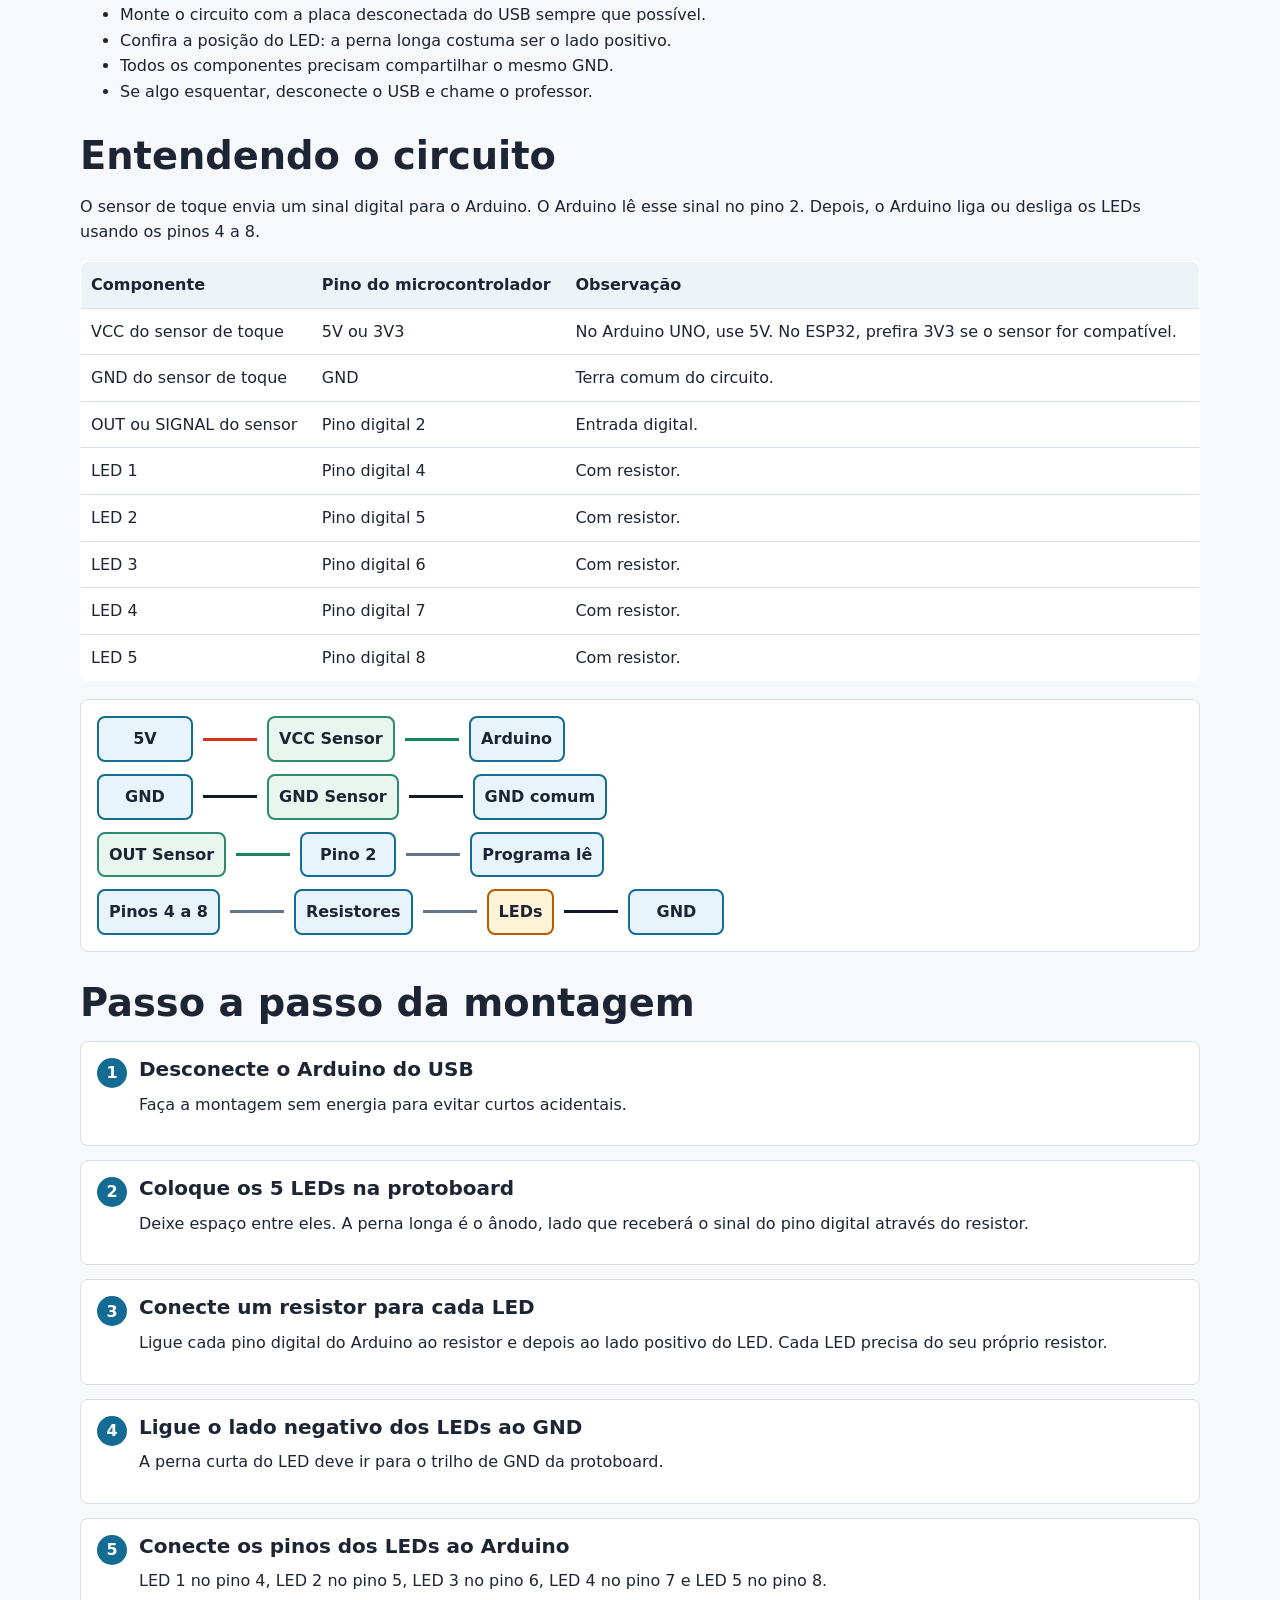
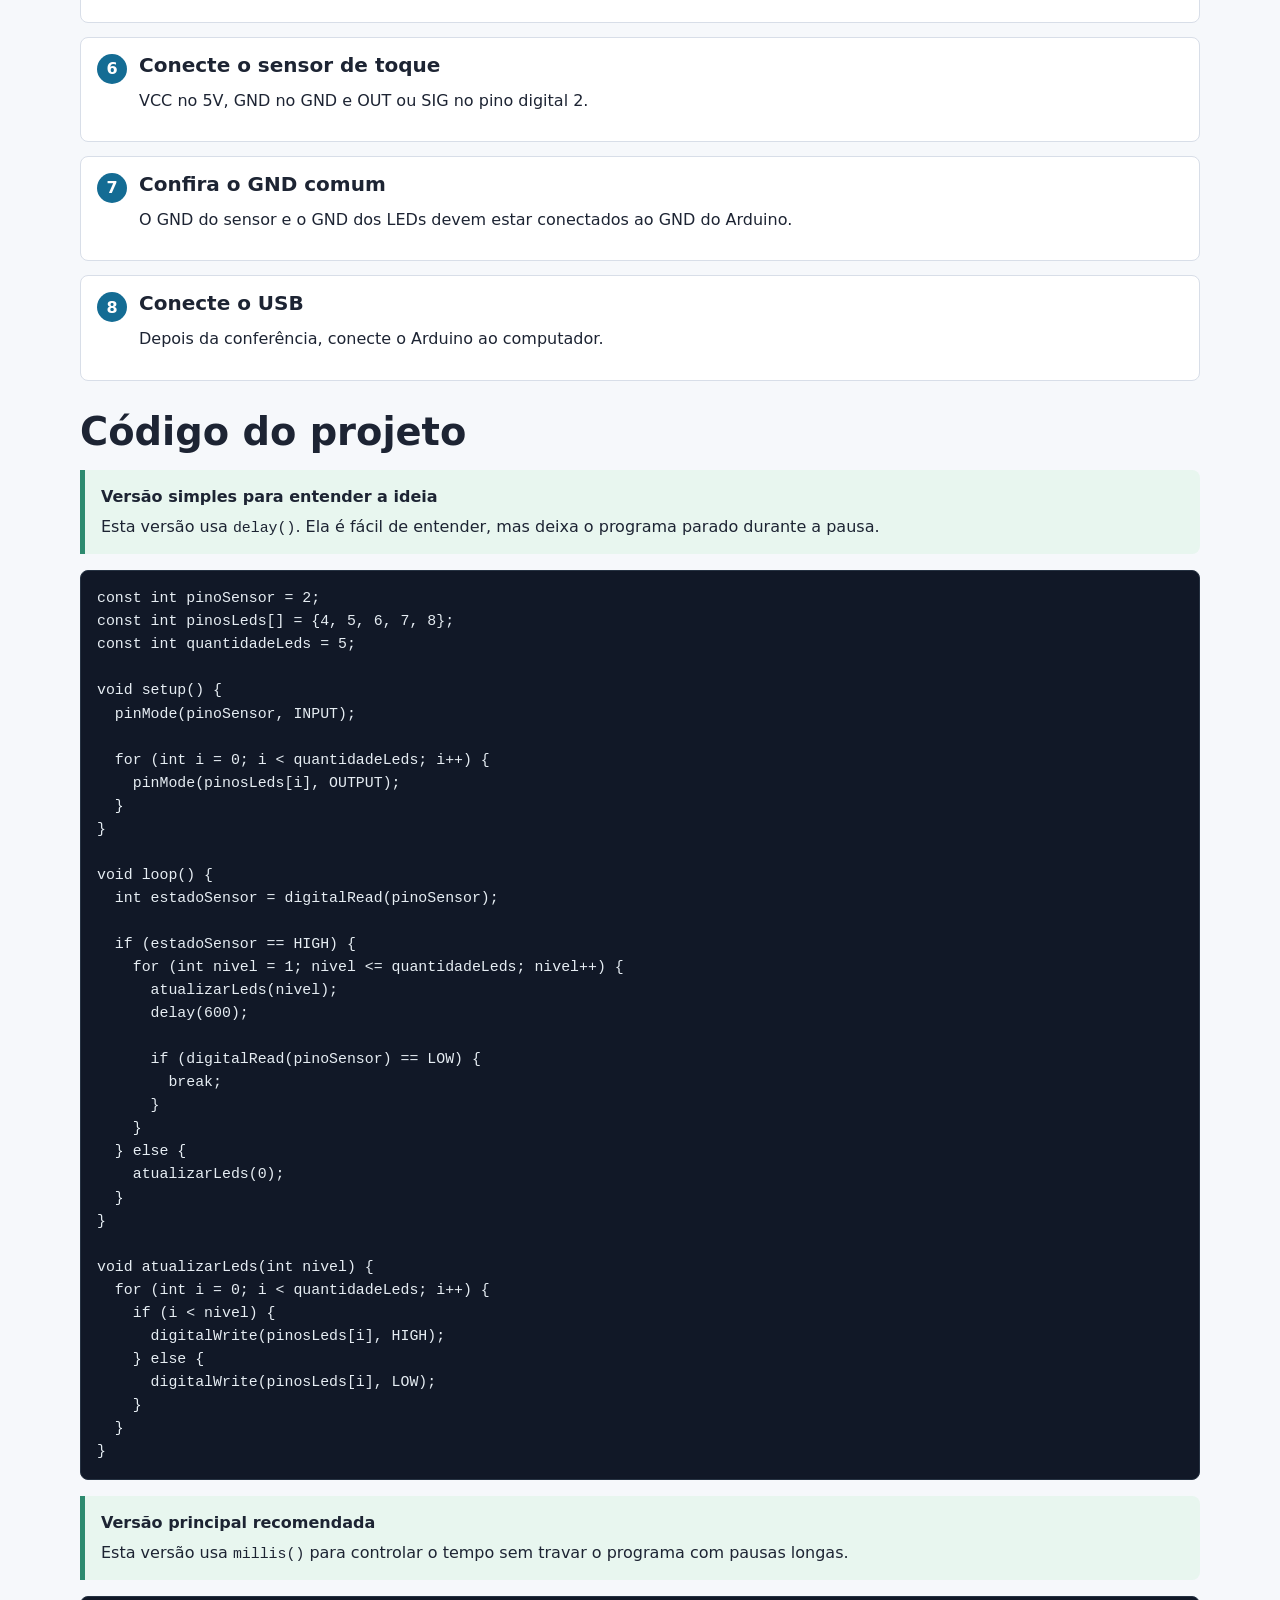
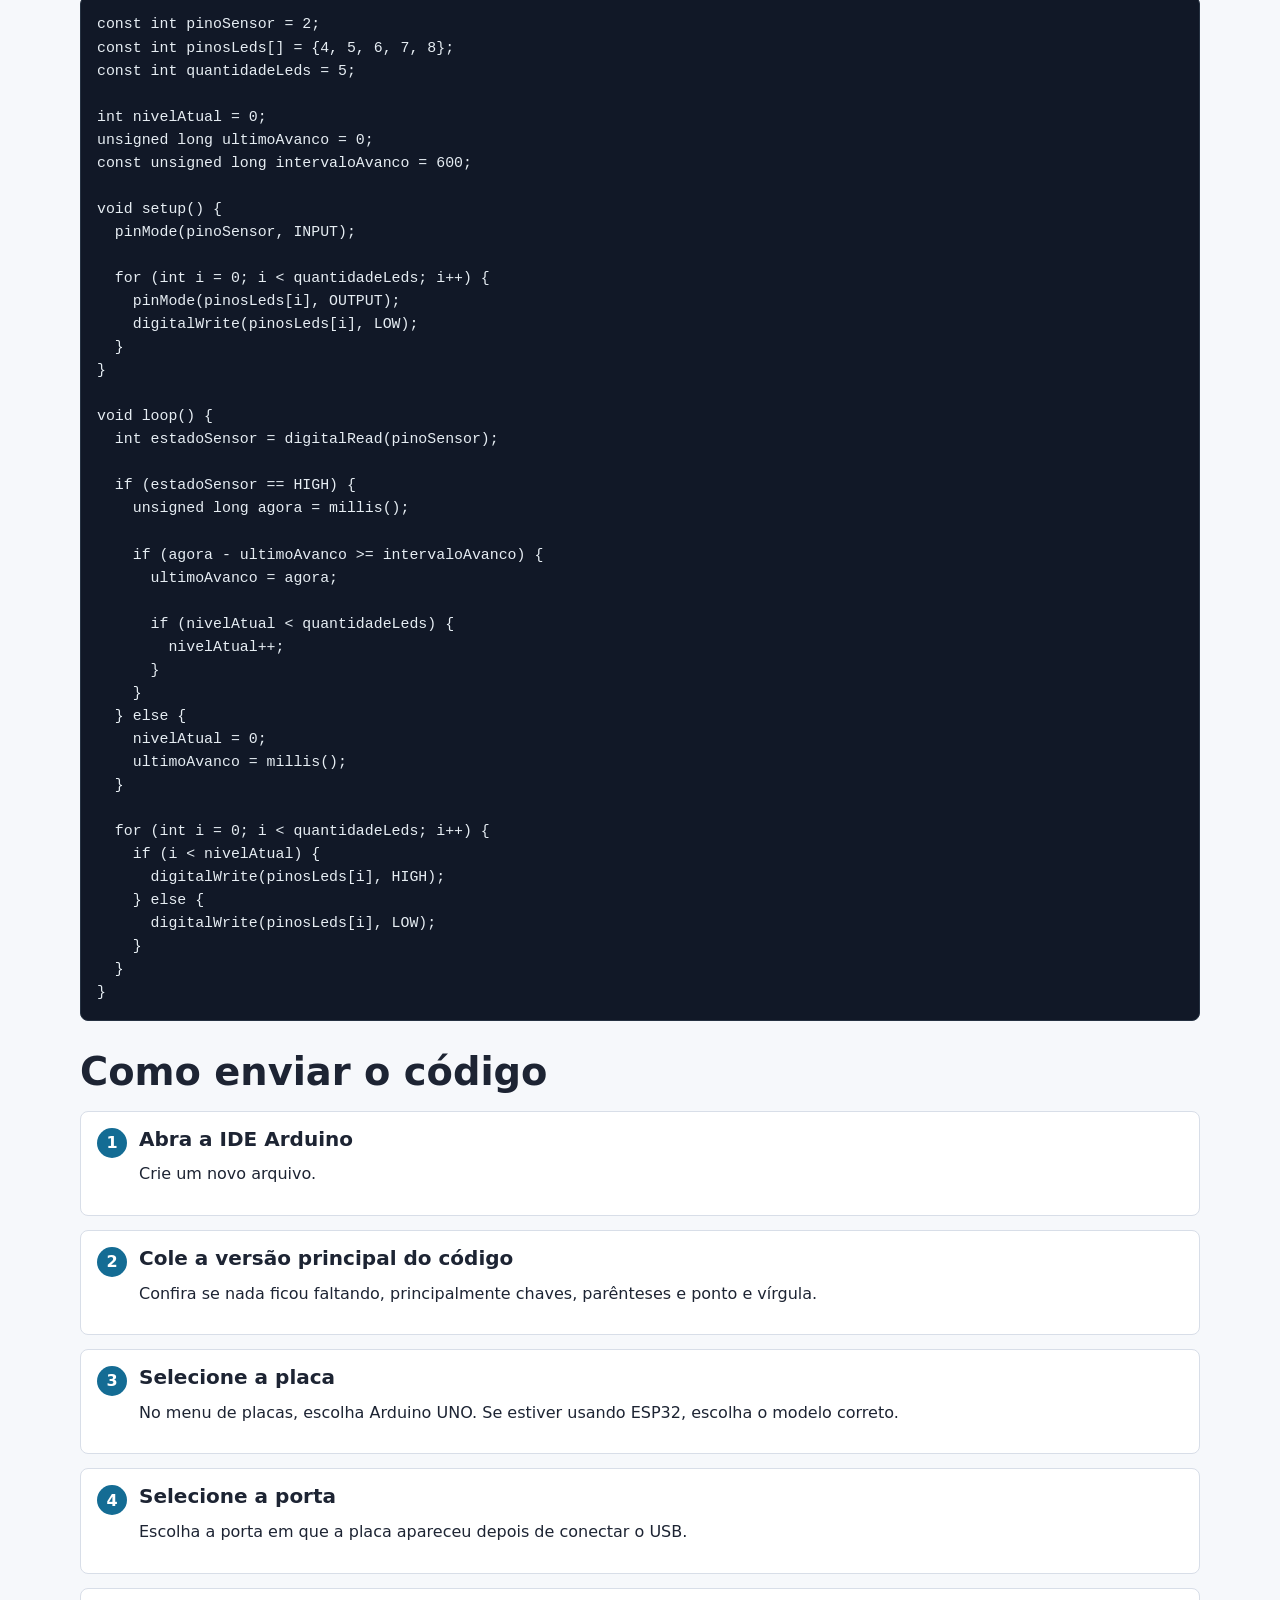
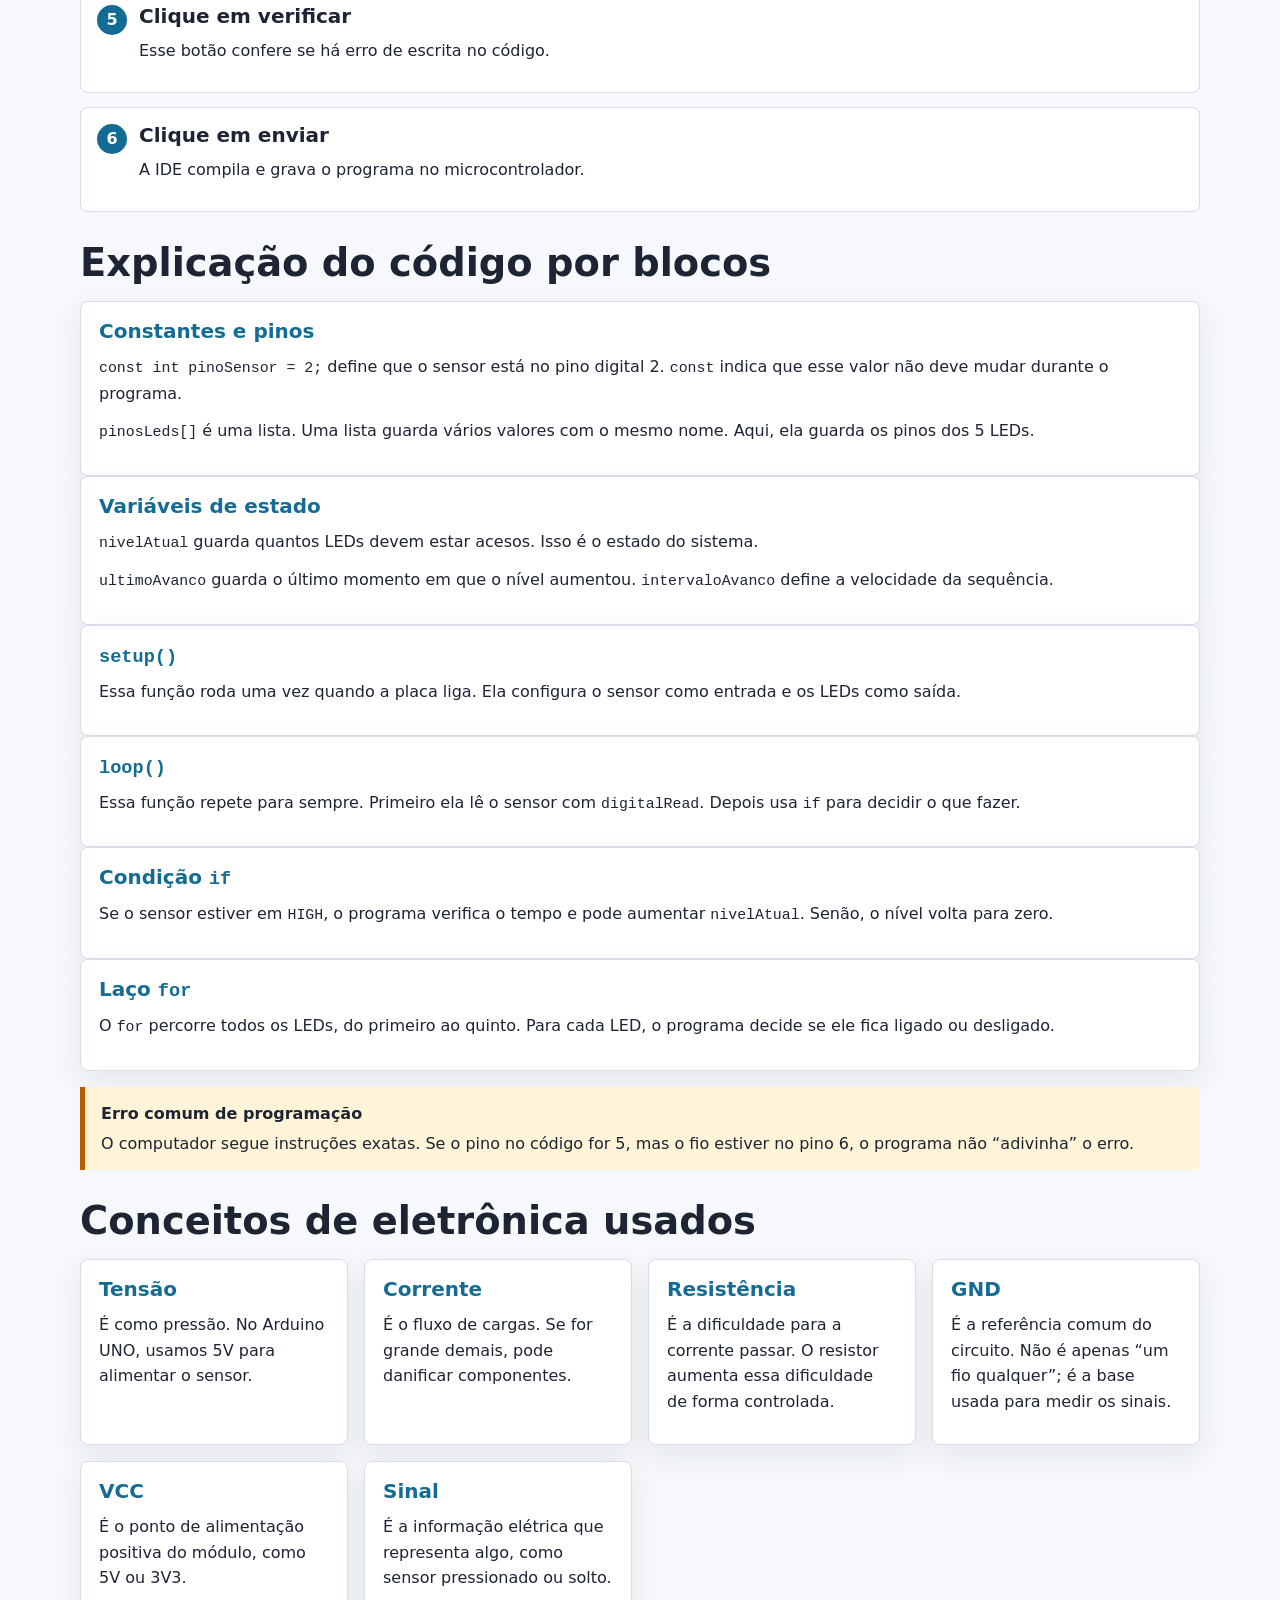
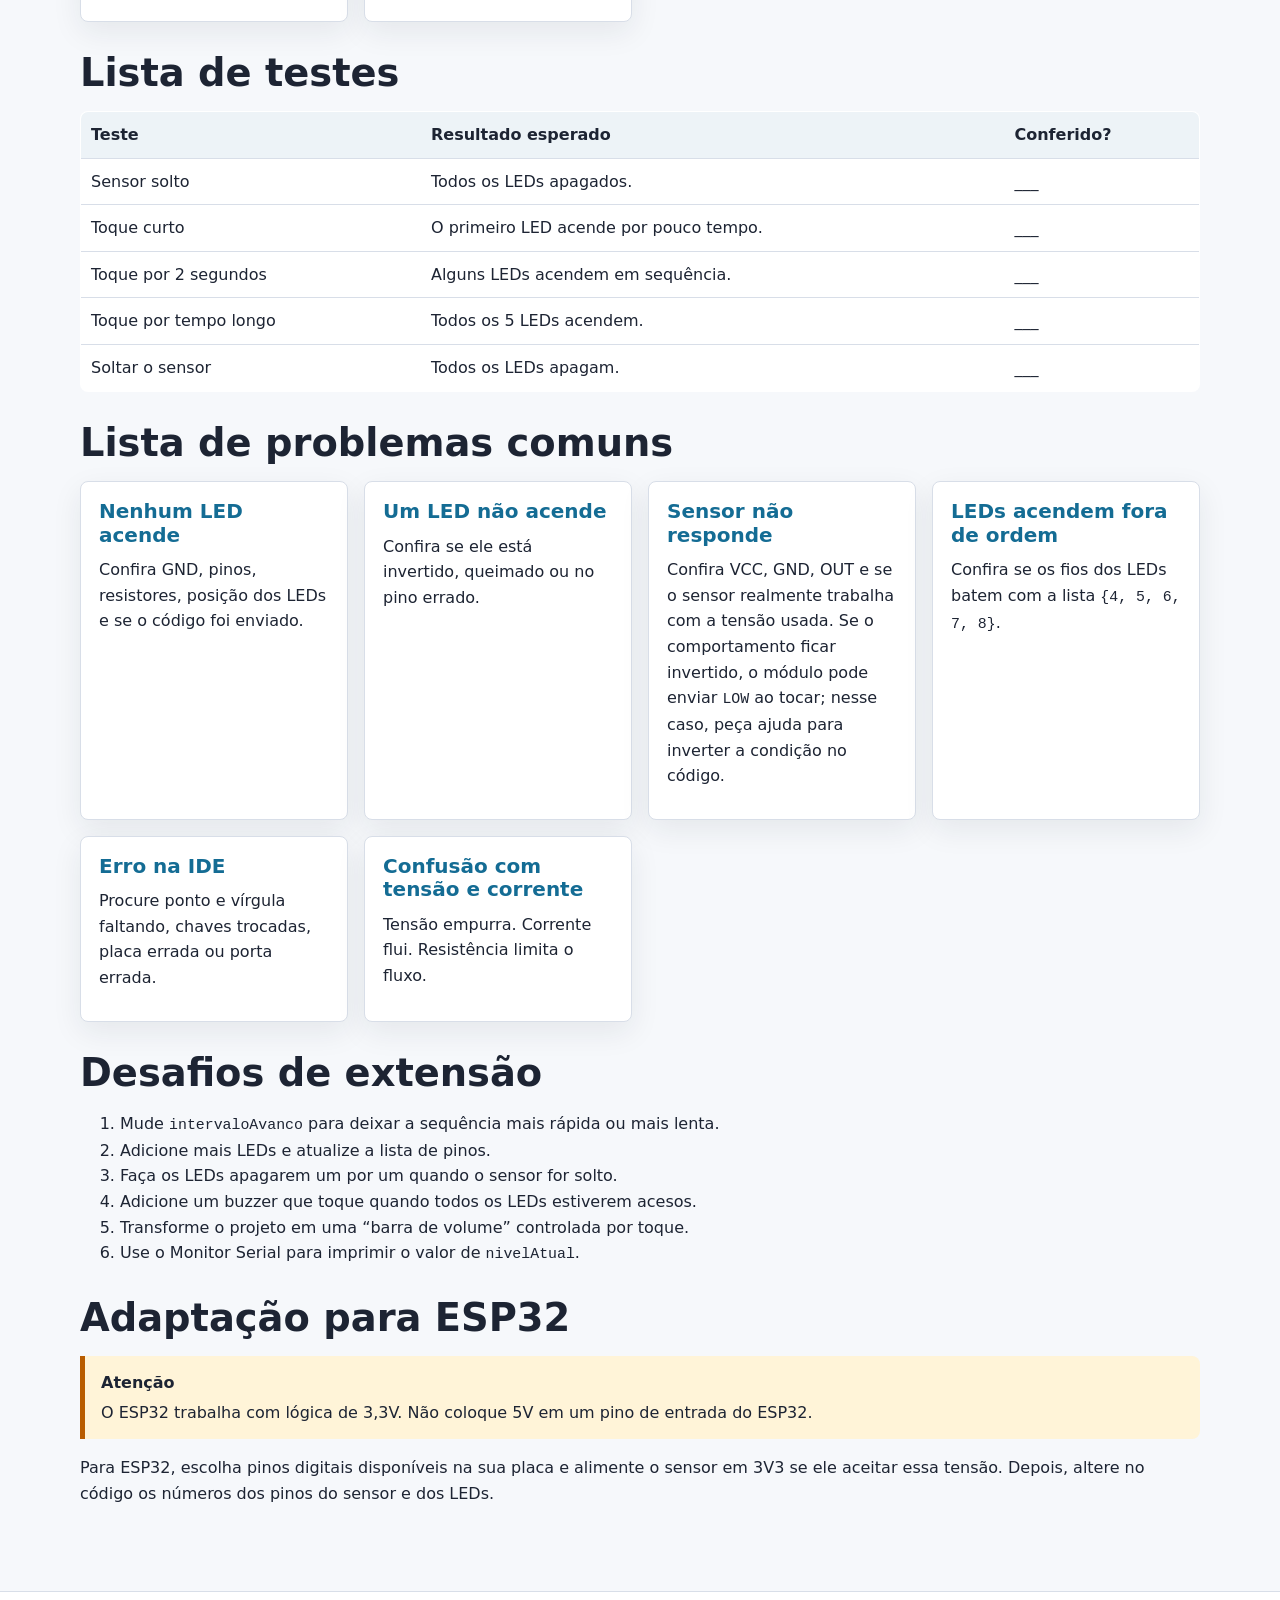
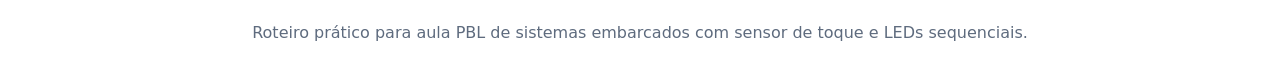
<file: roteiro-pratico.html>
<!doctype html>
<html lang="pt-BR">
<head>
  <meta charset="utf-8">
  <meta name="viewport" content="width=device-width, initial-scale=1">
  <title>Roteiro Prático - Sensor de Toque e LEDs</title>
  <link rel="stylesheet" href="css/styles.css">
</head>
<body>
  <header class="topbar">
    <a class="brand" href="index.html">PBL Sensor de Toque + LEDs</a>
    <nav class="navlinks" aria-label="Navegação principal">
      <a href="aula-slides.html">Slides</a>
      <a href="roteiro-pratico.html">Roteiro prático</a>
      <a href="dever-a4.html">Dever A4</a>
      <a href="README.md">README</a>
    </nav>
  </header>

  <main>
    <section class="hero">
      <div class="hero-inner">
        <span class="badge">Roteiro do estudante</span>
        <h1>Montagem e programação: sensor de toque com 5 LEDs</h1>
        <p>Siga as etapas com calma. O objetivo não é apenas fazer funcionar, mas entender o que cada fio, componente e linha de código faz.</p>
      </div>
    </section>

    <div class="container">
      <nav class="toc" aria-label="Sumário">
        <a href="#objetivo">Objetivo</a>
        <a href="#materiais">Materiais</a>
        <a href="#seguranca">Segurança</a>
        <a href="#circuito">Circuito</a>
        <a href="#montagem">Montagem</a>
        <a href="#codigo">Código</a>
        <a href="#explicacao">Explicação</a>
        <a href="#testes">Testes</a>
        <a href="#problemas">Problemas comuns</a>
        <a href="#desafios">Desafios</a>
      </nav>

      <section id="objetivo" class="section">
        <h2>Objetivo</h2>
        <div class="callout key">
          <strong>Missão da aula</strong>
          Criar um sistema embarcado que lê um sensor de toque e acende 5 LEDs em sequência enquanto o sensor continua pressionado.
        </div>
        <p>Neste projeto, o sensor de toque é a <strong>entrada</strong>, o programa no microcontrolador faz o <strong>processamento</strong> e os LEDs são a <strong>saída</strong>.</p>
      </section>

      <section id="materiais" class="section">
        <h2>Materiais</h2>
        <div class="grid">
          <div class="card"><h3>1 placa Arduino UNO</h3><p>É o microcontrolador principal deste roteiro.</p></div>
          <div class="card"><h3>1 sensor de toque</h3><p>Use um módulo capacitivo comum, com pinos VCC, GND e OUT ou SIG.</p></div>
          <div class="card"><h3>5 LEDs</h3><p>Podem ser da mesma cor ou cores diferentes.</p></div>
          <div class="card"><h3>5 resistores</h3><p>Use 220 ohms ou 330 ohms, um para cada LED.</p></div>
          <div class="card"><h3>Protoboard</h3><p>Placa de montagem sem solda.</p></div>
          <div class="card"><h3>Jumpers</h3><p>Fios macho-macho para conectar tudo.</p></div>
          <div class="card"><h3>Cabo USB</h3><p>Para alimentar e enviar o programa.</p></div>
          <div class="card"><h3>Computador com IDE Arduino</h3><p>Onde o código será escrito e enviado.</p></div>
        </div>
      </section>

      <section id="seguranca" class="section">
        <h2>Segurança e cuidados</h2>
        <div class="callout danger">
          <strong>Atenção</strong>
          Nunca ligue um LED direto no pino do Arduino sem resistor. O resistor limita a corrente e ajuda a proteger o LED e a placa.
        </div>
        <div class="callout warn">
          <strong>Antes de ligar no USB</strong>
          Confira se 5V não está conectado direto ao GND. Esse erro pode causar aquecimento e mau funcionamento.
        </div>
        <ul>
          <li>Monte o circuito com a placa desconectada do USB sempre que possível.</li>
          <li>Confira a posição do LED: a perna longa costuma ser o lado positivo.</li>
          <li>Todos os componentes precisam compartilhar o mesmo GND.</li>
          <li>Se algo esquentar, desconecte o USB e chame o professor.</li>
        </ul>
      </section>

      <section id="circuito" class="section">
        <h2>Entendendo o circuito</h2>
        <p>O sensor de toque envia um sinal digital para o Arduino. O Arduino lê esse sinal no pino 2. Depois, o Arduino liga ou desliga os LEDs usando os pinos 4 a 8.</p>

        <table>
          <thead>
            <tr>
              <th>Componente</th>
              <th>Pino do microcontrolador</th>
              <th>Observação</th>
            </tr>
          </thead>
          <tbody>
            <tr>
              <td>VCC do sensor de toque</td>
              <td>5V ou 3V3</td>
              <td>No Arduino UNO, use 5V. No ESP32, prefira 3V3 se o sensor for compatível.</td>
            </tr>
            <tr>
              <td>GND do sensor de toque</td>
              <td>GND</td>
              <td>Terra comum do circuito.</td>
            </tr>
            <tr>
              <td>OUT ou SIGNAL do sensor</td>
              <td>Pino digital 2</td>
              <td>Entrada digital.</td>
            </tr>
            <tr><td>LED 1</td><td>Pino digital 4</td><td>Com resistor.</td></tr>
            <tr><td>LED 2</td><td>Pino digital 5</td><td>Com resistor.</td></tr>
            <tr><td>LED 3</td><td>Pino digital 6</td><td>Com resistor.</td></tr>
            <tr><td>LED 4</td><td>Pino digital 7</td><td>Com resistor.</td></tr>
            <tr><td>LED 5</td><td>Pino digital 8</td><td>Com resistor.</td></tr>
          </tbody>
        </table>

        <div class="diagram" aria-label="Diagrama simplificado do circuito">
          <div class="circuit-row">
            <span class="block">5V</span>
            <span class="wire red"></span>
            <span class="block sensor">VCC Sensor</span>
            <span class="wire green"></span>
            <span class="block">Arduino</span>
          </div>
          <div class="circuit-row">
            <span class="block">GND</span>
            <span class="wire black"></span>
            <span class="block sensor">GND Sensor</span>
            <span class="wire black"></span>
            <span class="block">GND comum</span>
          </div>
          <div class="circuit-row">
            <span class="block sensor">OUT Sensor</span>
            <span class="wire green"></span>
            <span class="block">Pino 2</span>
            <span class="wire"></span>
            <span class="block">Programa lê</span>
          </div>
          <div class="circuit-row">
            <span class="block">Pinos 4 a 8</span>
            <span class="wire"></span>
            <span class="block">Resistores</span>
            <span class="wire"></span>
            <span class="block led">LEDs</span>
            <span class="wire black"></span>
            <span class="block">GND</span>
          </div>
        </div>
      </section>

      <section id="montagem" class="section">
        <h2>Passo a passo da montagem</h2>
        <div class="steps">
          <div class="step"><h3>Desconecte o Arduino do USB</h3><p>Faça a montagem sem energia para evitar curtos acidentais.</p></div>
          <div class="step"><h3>Coloque os 5 LEDs na protoboard</h3><p>Deixe espaço entre eles. A perna longa é o ânodo, lado que receberá o sinal do pino digital através do resistor.</p></div>
          <div class="step"><h3>Conecte um resistor para cada LED</h3><p>Ligue cada pino digital do Arduino ao resistor e depois ao lado positivo do LED. Cada LED precisa do seu próprio resistor.</p></div>
          <div class="step"><h3>Ligue o lado negativo dos LEDs ao GND</h3><p>A perna curta do LED deve ir para o trilho de GND da protoboard.</p></div>
          <div class="step"><h3>Conecte os pinos dos LEDs ao Arduino</h3><p>LED 1 no pino 4, LED 2 no pino 5, LED 3 no pino 6, LED 4 no pino 7 e LED 5 no pino 8.</p></div>
          <div class="step"><h3>Conecte o sensor de toque</h3><p>VCC no 5V, GND no GND e OUT ou SIG no pino digital 2.</p></div>
          <div class="step"><h3>Confira o GND comum</h3><p>O GND do sensor e o GND dos LEDs devem estar conectados ao GND do Arduino.</p></div>
          <div class="step"><h3>Conecte o USB</h3><p>Depois da conferência, conecte o Arduino ao computador.</p></div>
        </div>
      </section>

      <section id="codigo" class="section">
        <h2>Código do projeto</h2>
        <div class="callout key">
          <strong>Versão simples para entender a ideia</strong>
          Esta versão usa <code>delay()</code>. Ela é fácil de entender, mas deixa o programa parado durante a pausa.
        </div>
        <pre><code>const int pinoSensor = 2;
const int pinosLeds[] = {4, 5, 6, 7, 8};
const int quantidadeLeds = 5;

void setup() {
  pinMode(pinoSensor, INPUT);

  for (int i = 0; i < quantidadeLeds; i++) {
    pinMode(pinosLeds[i], OUTPUT);
  }
}

void loop() {
  int estadoSensor = digitalRead(pinoSensor);

  if (estadoSensor == HIGH) {
    for (int nivel = 1; nivel <= quantidadeLeds; nivel++) {
      atualizarLeds(nivel);
      delay(600);

      if (digitalRead(pinoSensor) == LOW) {
        break;
      }
    }
  } else {
    atualizarLeds(0);
  }
}

void atualizarLeds(int nivel) {
  for (int i = 0; i < quantidadeLeds; i++) {
    if (i < nivel) {
      digitalWrite(pinosLeds[i], HIGH);
    } else {
      digitalWrite(pinosLeds[i], LOW);
    }
  }
}</code></pre>

        <div class="callout key">
          <strong>Versão principal recomendada</strong>
          Esta versão usa <code>millis()</code> para controlar o tempo sem travar o programa com pausas longas.
        </div>
        <pre><code>const int pinoSensor = 2;
const int pinosLeds[] = {4, 5, 6, 7, 8};
const int quantidadeLeds = 5;

int nivelAtual = 0;
unsigned long ultimoAvanco = 0;
const unsigned long intervaloAvanco = 600;

void setup() {
  pinMode(pinoSensor, INPUT);

  for (int i = 0; i < quantidadeLeds; i++) {
    pinMode(pinosLeds[i], OUTPUT);
    digitalWrite(pinosLeds[i], LOW);
  }
}

void loop() {
  int estadoSensor = digitalRead(pinoSensor);

  if (estadoSensor == HIGH) {
    unsigned long agora = millis();

    if (agora - ultimoAvanco >= intervaloAvanco) {
      ultimoAvanco = agora;

      if (nivelAtual < quantidadeLeds) {
        nivelAtual++;
      }
    }
  } else {
    nivelAtual = 0;
    ultimoAvanco = millis();
  }

  for (int i = 0; i < quantidadeLeds; i++) {
    if (i < nivelAtual) {
      digitalWrite(pinosLeds[i], HIGH);
    } else {
      digitalWrite(pinosLeds[i], LOW);
    }
  }
}</code></pre>
      </section>

      <section class="section">
        <h2>Como enviar o código</h2>
        <div class="steps">
          <div class="step"><h3>Abra a IDE Arduino</h3><p>Crie um novo arquivo.</p></div>
          <div class="step"><h3>Cole a versão principal do código</h3><p>Confira se nada ficou faltando, principalmente chaves, parênteses e ponto e vírgula.</p></div>
          <div class="step"><h3>Selecione a placa</h3><p>No menu de placas, escolha Arduino UNO. Se estiver usando ESP32, escolha o modelo correto.</p></div>
          <div class="step"><h3>Selecione a porta</h3><p>Escolha a porta em que a placa apareceu depois de conectar o USB.</p></div>
          <div class="step"><h3>Clique em verificar</h3><p>Esse botão confere se há erro de escrita no código.</p></div>
          <div class="step"><h3>Clique em enviar</h3><p>A IDE compila e grava o programa no microcontrolador.</p></div>
        </div>
      </section>

      <section id="explicacao" class="section">
        <h2>Explicação do código por blocos</h2>
        <div class="card">
          <h3>Constantes e pinos</h3>
          <p><code>const int pinoSensor = 2;</code> define que o sensor está no pino digital 2. <code>const</code> indica que esse valor não deve mudar durante o programa.</p>
          <p><code>pinosLeds[]</code> é uma lista. Uma lista guarda vários valores com o mesmo nome. Aqui, ela guarda os pinos dos 5 LEDs.</p>
        </div>
        <div class="card">
          <h3>Variáveis de estado</h3>
          <p><code>nivelAtual</code> guarda quantos LEDs devem estar acesos. Isso é o estado do sistema.</p>
          <p><code>ultimoAvanco</code> guarda o último momento em que o nível aumentou. <code>intervaloAvanco</code> define a velocidade da sequência.</p>
        </div>
        <div class="card"><h3><code>setup()</code></h3><p>Essa função roda uma vez quando a placa liga. Ela configura o sensor como entrada e os LEDs como saída.</p></div>
        <div class="card"><h3><code>loop()</code></h3><p>Essa função repete para sempre. Primeiro ela lê o sensor com <code>digitalRead</code>. Depois usa <code>if</code> para decidir o que fazer.</p></div>
        <div class="card"><h3>Condição <code>if</code></h3><p>Se o sensor estiver em <code>HIGH</code>, o programa verifica o tempo e pode aumentar <code>nivelAtual</code>. Senão, o nível volta para zero.</p></div>
        <div class="card"><h3>Laço <code>for</code></h3><p>O <code>for</code> percorre todos os LEDs, do primeiro ao quinto. Para cada LED, o programa decide se ele fica ligado ou desligado.</p></div>
        <div class="callout warn">
          <strong>Erro comum de programação</strong>
          O computador segue instruções exatas. Se o pino no código for 5, mas o fio estiver no pino 6, o programa não “adivinha” o erro.
        </div>
      </section>

      <section class="section">
        <h2>Conceitos de eletrônica usados</h2>
        <div class="grid">
          <div class="card"><h3>Tensão</h3><p>É como pressão. No Arduino UNO, usamos 5V para alimentar o sensor.</p></div>
          <div class="card"><h3>Corrente</h3><p>É o fluxo de cargas. Se for grande demais, pode danificar componentes.</p></div>
          <div class="card"><h3>Resistência</h3><p>É a dificuldade para a corrente passar. O resistor aumenta essa dificuldade de forma controlada.</p></div>
          <div class="card"><h3>GND</h3><p>É a referência comum do circuito. Não é apenas “um fio qualquer”; é a base usada para medir os sinais.</p></div>
          <div class="card"><h3>VCC</h3><p>É o ponto de alimentação positiva do módulo, como 5V ou 3V3.</p></div>
          <div class="card"><h3>Sinal</h3><p>É a informação elétrica que representa algo, como sensor pressionado ou solto.</p></div>
        </div>
      </section>

      <section id="testes" class="section">
        <h2>Lista de testes</h2>
        <table>
          <thead>
            <tr><th>Teste</th><th>Resultado esperado</th><th>Conferido?</th></tr>
          </thead>
          <tbody>
            <tr><td>Sensor solto</td><td>Todos os LEDs apagados.</td><td>___</td></tr>
            <tr><td>Toque curto</td><td>O primeiro LED acende por pouco tempo.</td><td>___</td></tr>
            <tr><td>Toque por 2 segundos</td><td>Alguns LEDs acendem em sequência.</td><td>___</td></tr>
            <tr><td>Toque por tempo longo</td><td>Todos os 5 LEDs acendem.</td><td>___</td></tr>
            <tr><td>Soltar o sensor</td><td>Todos os LEDs apagam.</td><td>___</td></tr>
          </tbody>
        </table>
      </section>

      <section id="problemas" class="section">
        <h2>Lista de problemas comuns</h2>
        <div class="grid">
          <div class="card"><h3>Nenhum LED acende</h3><p>Confira GND, pinos, resistores, posição dos LEDs e se o código foi enviado.</p></div>
          <div class="card"><h3>Um LED não acende</h3><p>Confira se ele está invertido, queimado ou no pino errado.</p></div>
          <div class="card"><h3>Sensor não responde</h3><p>Confira VCC, GND, OUT e se o sensor realmente trabalha com a tensão usada. Se o comportamento ficar invertido, o módulo pode enviar <code>LOW</code> ao tocar; nesse caso, peça ajuda para inverter a condição no código.</p></div>
          <div class="card"><h3>LEDs acendem fora de ordem</h3><p>Confira se os fios dos LEDs batem com a lista <code>{4, 5, 6, 7, 8}</code>.</p></div>
          <div class="card"><h3>Erro na IDE</h3><p>Procure ponto e vírgula faltando, chaves trocadas, placa errada ou porta errada.</p></div>
          <div class="card"><h3>Confusão com tensão e corrente</h3><p>Tensão empurra. Corrente flui. Resistência limita o fluxo.</p></div>
        </div>
      </section>

      <section id="desafios" class="section">
        <h2>Desafios de extensão</h2>
        <ol>
          <li>Mude <code>intervaloAvanco</code> para deixar a sequência mais rápida ou mais lenta.</li>
          <li>Adicione mais LEDs e atualize a lista de pinos.</li>
          <li>Faça os LEDs apagarem um por um quando o sensor for solto.</li>
          <li>Adicione um buzzer que toque quando todos os LEDs estiverem acesos.</li>
          <li>Transforme o projeto em uma “barra de volume” controlada por toque.</li>
          <li>Use o Monitor Serial para imprimir o valor de <code>nivelAtual</code>.</li>
        </ol>
      </section>

      <section class="section">
        <h2>Adaptação para ESP32</h2>
        <div class="callout warn">
          <strong>Atenção</strong>
          O ESP32 trabalha com lógica de 3,3V. Não coloque 5V em um pino de entrada do ESP32.
        </div>
        <p>Para ESP32, escolha pinos digitais disponíveis na sua placa e alimente o sensor em 3V3 se ele aceitar essa tensão. Depois, altere no código os números dos pinos do sensor e dos LEDs.</p>
      </section>
    </div>
  </main>

  <footer class="footer">
    Roteiro prático para aula PBL de sistemas embarcados com sensor de toque e LEDs sequenciais.
  </footer>

  <script src="js/main.js"></script>
</body>
</html>
</file>
<file: css/styles.css>
:root {
  --bg: #f6f8fb;
  --paper: #ffffff;
  --ink: #1d2433;
  --muted: #5e6b7e;
  --line: #d8dee8;
  --brand: #146c94;
  --brand-2: #2d8a6f;
  --warn: #b85c00;
  --danger: #b42318;
  --ok: #157347;
  --soft-blue: #e8f4fb;
  --soft-green: #e8f6ef;
  --soft-yellow: #fff4d8;
  --soft-red: #fdebea;
  --shadow: 0 10px 30px rgba(20, 35, 55, 0.08);
  --radius: 8px;
  --mono: "SFMono-Regular", Consolas, "Liberation Mono", Menlo, monospace;
  --sans: system-ui, -apple-system, BlinkMacSystemFont, "Segoe UI", sans-serif;
}

* { box-sizing: border-box; }
html { scroll-behavior: smooth; }
body {
  margin: 0;
  background: var(--bg);
  color: var(--ink);
  font-family: var(--sans);
  line-height: 1.6;
}
a { color: var(--brand); font-weight: 700; text-decoration: none; }
a:hover { text-decoration: underline; }

.topbar {
  position: sticky;
  top: 0;
  z-index: 20;
  display: flex;
  align-items: center;
  justify-content: space-between;
  gap: 16px;
  padding: 10px 20px;
  background: rgba(255, 255, 255, 0.95);
  border-bottom: 1px solid var(--line);
  backdrop-filter: blur(10px);
}
.brand { color: var(--ink); font-weight: 900; }
.navlinks { display: flex; flex-wrap: wrap; gap: 10px; align-items: center; }
.navlinks a,
.button {
  display: inline-flex;
  align-items: center;
  justify-content: center;
  min-height: 36px;
  padding: 8px 12px;
  border: 1px solid var(--line);
  border-radius: var(--radius);
  background: var(--paper);
  color: var(--ink);
  font-weight: 800;
  text-decoration: none;
}
.navlinks a:hover,
.button:hover { border-color: var(--brand); color: var(--brand); text-decoration: none; }
.button.primary { background: var(--brand); border-color: var(--brand); color: #fff; }
.button.primary:hover { color: #fff; filter: brightness(0.95); }

.hero {
  padding: 56px 20px 28px;
  background:
    linear-gradient(135deg, rgba(20, 108, 148, 0.92), rgba(45, 138, 111, 0.9)),
    repeating-linear-gradient(90deg, rgba(255,255,255,0.12) 0 1px, transparent 1px 44px),
    repeating-linear-gradient(0deg, rgba(255,255,255,0.10) 0 1px, transparent 1px 44px);
  color: #fff;
}
.hero-inner,
.container { width: min(1120px, calc(100% - 32px)); margin: 0 auto; }
.hero h1 {
  max-width: 900px;
  margin: 0 0 12px;
  font-size: clamp(2.2rem, 5vw, 4.5rem);
  line-height: 1.05;
  letter-spacing: 0;
}
.hero p { max-width: 760px; margin: 0 0 18px; font-size: clamp(1.05rem, 2vw, 1.4rem); }
.hero-actions { display: flex; flex-wrap: wrap; gap: 10px; }
.hero .button { border-color: rgba(255,255,255,0.5); }
.container { padding: 28px 0 56px; }
.section { margin: 28px 0; }
h1, h2, h3 { line-height: 1.18; letter-spacing: 0; }
h2 { margin: 0 0 16px; font-size: clamp(1.7rem, 3vw, 2.45rem); }
h3 { margin: 0 0 10px; font-size: 1.25rem; }
p { margin: 0 0 12px; }

.grid { display: grid; grid-template-columns: repeat(auto-fit, minmax(230px, 1fr)); gap: 16px; }
.card {
  padding: 18px;
  background: var(--paper);
  border: 1px solid var(--line);
  border-radius: var(--radius);
  box-shadow: var(--shadow);
}
.card h3 { color: var(--brand); }
.mini { color: var(--muted); font-size: 0.94rem; }
.badge {
  display: inline-block;
  padding: 3px 8px;
  border-radius: 999px;
  background: var(--soft-blue);
  color: var(--brand);
  font-size: 0.8rem;
  font-weight: 900;
}
.callout {
  margin: 16px 0;
  padding: 14px 16px;
  border-left: 5px solid var(--brand);
  background: var(--soft-blue);
  border-radius: 0 var(--radius) var(--radius) 0;
}
.callout strong:first-child { display: block; margin-bottom: 4px; }
.callout.key { border-color: var(--brand-2); background: var(--soft-green); }
.callout.warn { border-color: var(--warn); background: var(--soft-yellow); }
.callout.danger { border-color: var(--danger); background: var(--soft-red); }
.callout.test { border-color: var(--ok); background: var(--soft-green); }

.steps { counter-reset: passo; display: grid; gap: 14px; }
.step {
  position: relative;
  padding: 16px 16px 16px 58px;
  background: var(--paper);
  border: 1px solid var(--line);
  border-radius: var(--radius);
}
.step::before {
  counter-increment: passo;
  content: counter(passo);
  position: absolute;
  left: 16px;
  top: 16px;
  display: grid;
  place-items: center;
  width: 30px;
  height: 30px;
  border-radius: 50%;
  background: var(--brand);
  color: #fff;
  font-weight: 900;
}

table {
  width: 100%;
  border-collapse: collapse;
  margin: 16px 0;
  background: var(--paper);
  border: 1px solid var(--line);
  border-radius: var(--radius);
  overflow: hidden;
}
th, td { padding: 10px; border-bottom: 1px solid var(--line); text-align: left; vertical-align: top; }
th { background: #edf3f7; color: var(--ink); }
tr:last-child td { border-bottom: 0; }
pre {
  margin: 16px 0;
  overflow-x: auto;
  border-radius: var(--radius);
  border: 1px solid #263242;
  background: #111827;
  color: #e6edf3;
}
code { font-family: var(--mono); font-size: 0.93em; }
pre code { display: block; padding: 16px; line-height: 1.55; }

.diagram {
  display: grid;
  gap: 12px;
  margin: 18px 0;
  padding: 16px;
  background: var(--paper);
  border: 1px solid var(--line);
  border-radius: var(--radius);
  overflow-x: auto;
}
.circuit-row { display: flex; align-items: center; gap: 10px; min-width: 700px; }
.block {
  display: inline-flex;
  align-items: center;
  justify-content: center;
  min-width: 96px;
  min-height: 44px;
  padding: 8px 10px;
  border: 2px solid var(--brand);
  border-radius: var(--radius);
  background: var(--soft-blue);
  font-weight: 900;
  text-align: center;
}
.block.sensor { border-color: var(--brand-2); background: var(--soft-green); }
.block.led { min-width: 64px; border-color: var(--warn); background: var(--soft-yellow); }
.wire { flex: 0 0 54px; height: 3px; background: #64748b; }
.wire.red { background: #d92d20; }
.wire.black { background: #111827; }
.wire.green { background: #16845d; }
.toc { display: grid; grid-template-columns: repeat(auto-fit, minmax(210px, 1fr)); gap: 12px; margin: 18px 0; }
.toc a { padding: 12px; background: var(--paper); border: 1px solid var(--line); border-radius: var(--radius); }

.slide-shell { min-height: 100vh; background: #0f172a; color: #f8fafc; }
.slide-topbar {
  position: sticky;
  top: 0;
  z-index: 40;
  display: flex;
  justify-content: space-between;
  align-items: center;
  gap: 12px;
  padding: 10px 16px;
  background: rgba(15, 23, 42, 0.94);
  border-bottom: 1px solid rgba(255,255,255,0.15);
}
.slide-topbar a,
.slide-topbar button { color: #fff; }
.slide-controls { display: flex; align-items: center; gap: 8px; }
.slide-controls button {
  min-width: 42px;
  min-height: 36px;
  border: 1px solid rgba(255,255,255,0.25);
  border-radius: var(--radius);
  background: rgba(255,255,255,0.08);
  font-weight: 900;
  cursor: pointer;
}
.slide-counter { min-width: 74px; text-align: center; font-weight: 800; }
.slide { display: none; min-height: calc(100vh - 58px); padding: 56px max(28px, 7vw); align-content: center; }
.slide.active { display: grid; }
.slide h1,
.slide h2 { margin: 0 0 22px; color: #fff; font-size: clamp(2.2rem, 5vw, 5.2rem); }
.slide h3 { color: #bae6fd; }
.slide p,
.slide li,
.slide td,
.slide th { font-size: clamp(1.05rem, 2.1vw, 1.55rem); }
.slide .small-text,
.slide .small-text li { font-size: clamp(0.98rem, 1.5vw, 1.15rem); }
.slide-card {
  padding: 24px;
  border: 1px solid rgba(255,255,255,0.18);
  border-radius: var(--radius);
  background: rgba(255,255,255,0.08);
}
.slide-grid { display: grid; grid-template-columns: repeat(auto-fit, minmax(220px, 1fr)); gap: 16px; }
.slide .callout { color: var(--ink); }
.slide pre { max-height: 58vh; }
.slide table { color: var(--ink); }

.print-actions { display: flex; justify-content: flex-end; gap: 10px; margin: 16px 0; }
.homework-page { background: #fff; }
.a4 {
  width: min(100%, 210mm);
  margin: 18px auto;
  padding: 14mm;
  background: #fff;
  border: 1px solid var(--line);
  box-shadow: var(--shadow);
}
.a4 h1 { margin: 0 0 6px; font-size: 1.65rem; }
.a4 h2 { margin: 16px 0 8px; font-size: 1.1rem; border-bottom: 1px solid var(--line); }
.a4 p,
.a4 li,
.a4 td,
.a4 th { font-size: 0.92rem; line-height: 1.35; }
.answer-key { margin-top: 20px; padding-top: 14px; border-top: 3px dashed var(--danger); }
.footer { padding: 28px 20px; border-top: 1px solid var(--line); background: var(--paper); color: var(--muted); text-align: center; }

@media (max-width: 720px) {
  .topbar { position: static; align-items: flex-start; flex-direction: column; }
  .navlinks { width: 100%; }
  .navlinks a { flex: 1 1 auto; }
  .hero { padding-top: 36px; }
  .slide { padding: 28px 18px; align-content: start; }
  .slide-topbar { flex-wrap: wrap; }
}

@media print {
  @page { size: A4; margin: 10mm; }
  body { background: #fff; color: #000; }
  .topbar,
  .hero,
  .footer,
  .print-actions,
  .slide-topbar { display: none !important; }
  .container { width: 100%; padding: 0; }
  .a4 {
    width: 100%;
    margin: 0;
    padding: 0;
    border: 0;
    box-shadow: none;
    page-break-after: always;
  }
  .a4:last-of-type { page-break-after: auto; }
  .answer-key { page-break-before: always; }
  .card,
  .step,
  .callout { box-shadow: none; break-inside: avoid; }
  pre { white-space: pre-wrap; border-color: #999; background: #f4f4f4; color: #000; }
  a { color: #000; }
}
</file>
